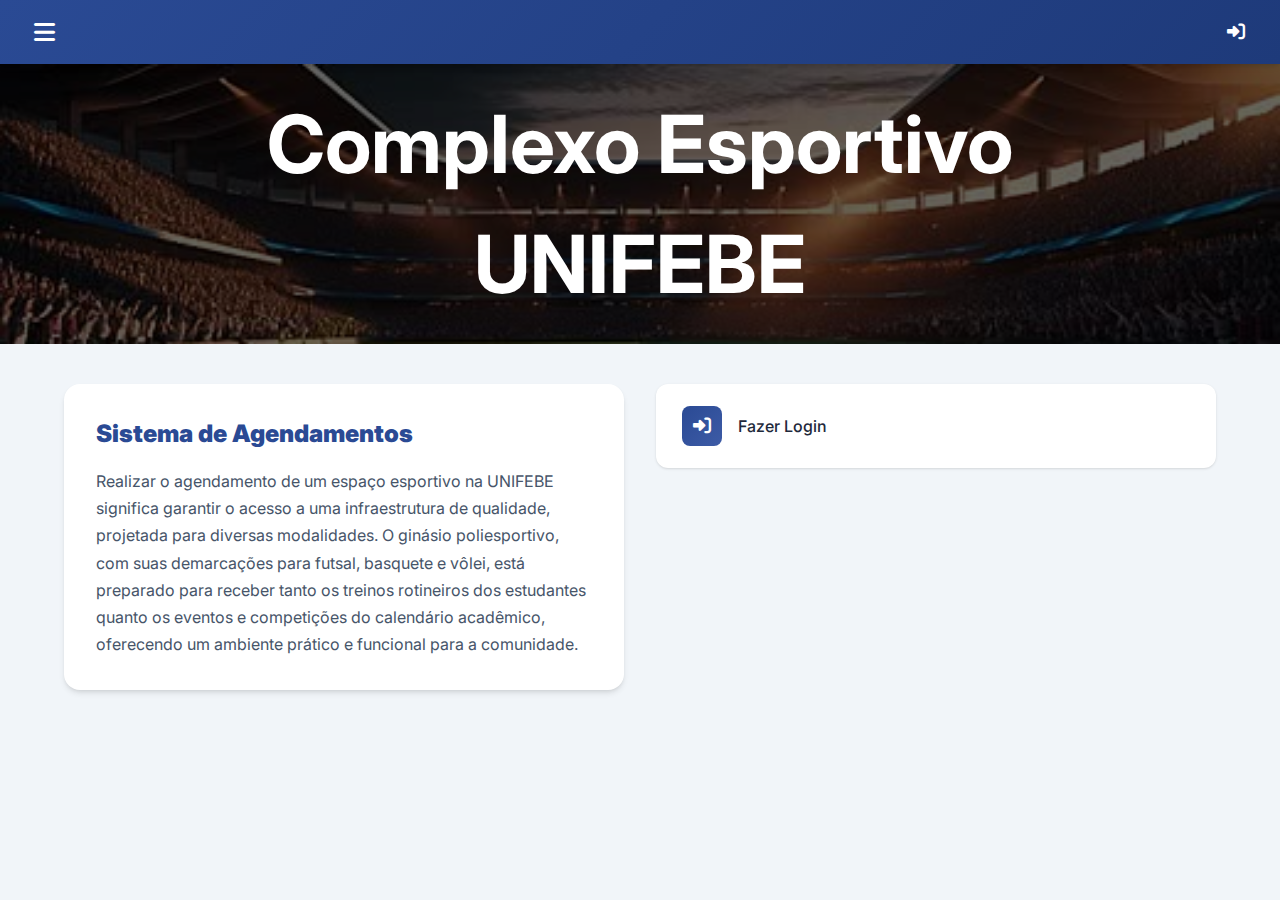
<file: UNIFEBE-Complexo-Esportivo/UNIFEBE-Complexo-Esportivo-Frontend/index.html>
<!DOCTYPE html>
<html lang="pt-br">
<head>
    <meta charset="UTF-8">
    <meta name="viewport" content="width=device-width, initial-scale=1.0">
    <title>Sistema de Gerenciamento do Complexo Esportivo da UNIFEBE</title>

    <link rel="stylesheet" href="assets/css/style.css">
    <link rel="preconnect" href="https://fonts.googleapis.com">
    <link rel="preconnect" href="https://fonts.gstatic.com" crossorigin>
    <link href="https://fonts.googleapis.com/css2?family=Inter:wght@400;500;600;700&display=swap" rel="stylesheet">
    <link rel="stylesheet" href="https://cdnjs.cloudflare.com/ajax/libs/font-awesome/6.5.0/css/all.min.css">
    <link rel="icon" type="image/png" href="assets/img/favicon_io/unifebe.png">
</head>

<body class="body-index">
    <!-- Header -->
    <header>
        <div class="menu-icon" onclick="toggleMenu()">
            <i class="fas fa-bars"></i>
        </div>
        
        <div class="header-right">
            <!-- Info do usuário - mostrado apenas quando logado -->
            <div class="user-welcome" id="userWelcome" style="display: none;">
                <span class="user-name" id="headerUserName">Usuário</span>
                <span class="user-role" id="headerUserRole">Comum</span>
            </div>
            
            <div class="header-actions">
                <!-- Botão Perfil - mostrado apenas quando logado -->
                <button class="header-btn" id="btnPerfil" onclick="abrirModalPerfil()" title="Meu Perfil" style="display: none;">
                    <i class="fas fa-user"></i>
                </button>
                
                <!-- Botão Logout - mostrado apenas quando logado -->
                <button class="header-btn btn-logout" id="btnLogout" onclick="fazerLogout()" title="Sair" style="display: none;">
                    <i class="fas fa-sign-out-alt"></i>
                </button>
                
                <!-- Botão Login - mostrado apenas quando NÃO logado -->
                <a href="login.html" class="header-btn" id="btnLoginHeader" title="Entrar">
                    <i class="fas fa-sign-in-alt"></i>
                </a>
            </div>
        </div>
    </header>

    <!-- Overlay do menu -->
    <div class="menu-overlay" id="menuOverlay" onclick="toggleMenu()"></div>

    <!-- Menu lateral -->
    <nav id="side-menu" class="side-menu">
        <div class="side-menu-header">
            <h3>Menu</h3>
            <button class="close-btn" onclick="toggleMenu()">&times;</button>
        </div>
        
        <div class="side-menu-content">
            <!-- Menu Comum (todos os usuários logados) -->
            <div id="menuComum" style="display: none;">
                <div class="menu-section-title">Navegação</div>
                <a href="index.html" class="menu-link"><i class="fas fa-home"></i> Início</a>
                <a href="agendar.html" class="menu-link"><i class="fas fa-calendar-plus"></i> Agendar Espaço</a>
                <a href="meus_agendamentos.html" class="menu-link"><i class="fas fa-calendar-check"></i> Meus Agendamentos</a>
                <a href="cancelar.html" class="menu-link"><i class="fas fa-calendar-times"></i> Cancelar Agendamento</a>
            </div>

            <!-- Menu Admin (apenas administradores) -->
            <div id="menuAdmin" style="display: none;">
                <div class="menu-section-title">Administração</div>
                
                <div class="menu-admin" onclick="toggleSubmenu(this)">
                    <div class="menu-admin-header">
                        <i class="fas fa-building icon"></i>
                        <span>Gerenciar Ambientes</span>
                        <i class="fas fa-chevron-down arrow"></i>
                    </div>
                    <div class="submenu-admin">
                        <a href="editar_ambiente.html">Adicionar/Remover Ambientes</a>
                    </div>
                </div>

                <div class="menu-admin" onclick="toggleSubmenu(this)">
                    <div class="menu-admin-header">
                        <i class="fas fa-users icon"></i>
                        <span>Gerenciar Usuários</span>
                        <i class="fas fa-chevron-down arrow"></i>
                    </div>
                    <div class="submenu-admin">
                        <a href="gerenciar_usuario.html">Adicionar/Remover Usuários</a>
                    </div>
                </div>

                <div class="menu-admin" onclick="toggleSubmenu(this)">
                    <div class="menu-admin-header">
                        <i class="fas fa-calendar-alt icon"></i>
                        <span>Gerenciar Agendamentos</span>
                        <i class="fas fa-chevron-down arrow"></i>
                    </div>
                    <div class="submenu-admin">
                        <a href="todos_agendamentos.html">Ver Todos os Agendamentos</a>
                    </div>
                </div>
            </div>
            
            <!-- Menu para não logados -->
            <div id="menuNaoLogado">
                <a href="login.html" class="menu-link"><i class="fas fa-sign-in-alt"></i> Fazer Login</a>
            </div>
        </div>
        
        <!-- Footer do menu com logout -->
        <div class="side-menu-footer" id="menuFooter" style="display: none;">
            <button class="btn-logout-menu" onclick="fazerLogout()">
                <a href="login.html"><i class="fas fa-sign-out-alt"></i></a>
            </button>
        </div>
    </nav>

    <main class="main">
        <section class="secao">
            <!-- Hero Section -->
            <div class="imagem_index" style="position: relative;">
                <img src="assets/img/index/fundo.jpg" alt="Complexo Esportivo UNIFEBE">
                <div class="apresentacao">
                    <h1>Complexo Esportivo<br>UNIFEBE</h1>
                </div>
            </div>

            <!-- Conteúdo -->
            <div class="blocos">
                <div class="bloco1">
                    <div class="titulo_bloco1">
                        <strong>Sistema de Agendamentos</strong>
                    </div>
                    <div class="conteudo_bloco1">
                        <p>Realizar o agendamento de um espaço esportivo na UNIFEBE significa garantir o acesso a uma
                            infraestrutura de qualidade, projetada para diversas modalidades. O ginásio poliesportivo, com suas
                            demarcações para futsal, basquete e vôlei, está preparado para receber tanto os treinos rotineiros
                            dos estudantes quanto os eventos e competições do calendário acadêmico, oferecendo um ambiente
                            prático e funcional para a comunidade.</p>
                    </div>
                </div>

                <!-- Cards de ação - Usuário Comum -->
                <div class="bloco2" id="cardsUsuarioComum" style="display: none;">
                    <a class="bloco3" href="agendar.html">
                        <i class="fas fa-calendar-plus"></i>
                        <span>Agendar Espaço</span>
                    </a>
                    <a class="bloco3" href="meus_agendamentos.html">
                        <i class="fas fa-calendar-check"></i>
                        <span>Meus Agendamentos</span>
                    </a>
                    <a class="bloco3" href="cancelar.html">
                        <i class="fas fa-calendar-times"></i>
                        <span>Cancelar Agendamento</span>
                    </a>
                </div>

                <!-- Cards de ação - Admin/Gestor -->
                <div class="bloco2" id="cardsAdmin" style="display: none;">
                    <a class="bloco3 admin-link" href="editar_ambiente.html">
                        <i class="fas fa-building"></i>
                        <span>Gerenciar Ambientes</span>
                    </a>
                    <a class="bloco3 admin-link" href="gerenciar_usuario.html">
                        <i class="fas fa-users"></i>
                        <span>Gerenciar Usuários</span>
                    </a>
                    <a class="bloco3 admin-link" href="todos_agendamentos.html">
                        <i class="fas fa-calendar-alt"></i>
                        <span>Gerenciar Agendamentos</span>
                    </a>
                </div>

                <!-- Cards para não logado -->
                <div class="bloco2" id="cardsNaoLogado">
                    <a class="bloco3" href="login.html">
                        <i class="fas fa-sign-in-alt"></i>
                        <span>Fazer Login</span>
                    </a>
                </div>
            </div>
        </section>
    </main>

    <!-- Modal de Perfil -->
    <div class="modal" id="modalPerfil">
        <div class="modal-content">
            <button class="modal-close" onclick="fecharModalPerfil()">&times;</button>
            <div class="profile-modal-content">
                <div class="profile-avatar">
                    <i class="fas fa-user"></i>
                </div>
                <h3 id="perfilNome">Nome do Usuário</h3>
                <div class="profile-info">
                    <div class="profile-info-item">
                        <span class="profile-info-label">Matrícula</span>
                        <span class="profile-info-value" id="perfilMatricula">-</span>
                    </div>
                    <div class="profile-info-item">
                        <span class="profile-info-label">Tipo de Usuário</span>
                        <span class="profile-info-value" id="perfilTipo">-</span>
                    </div>
                </div>
            </div>
        </div>
    </div>

    <script src="assets/js/app.js"></script>
</body>
</html>
</file>
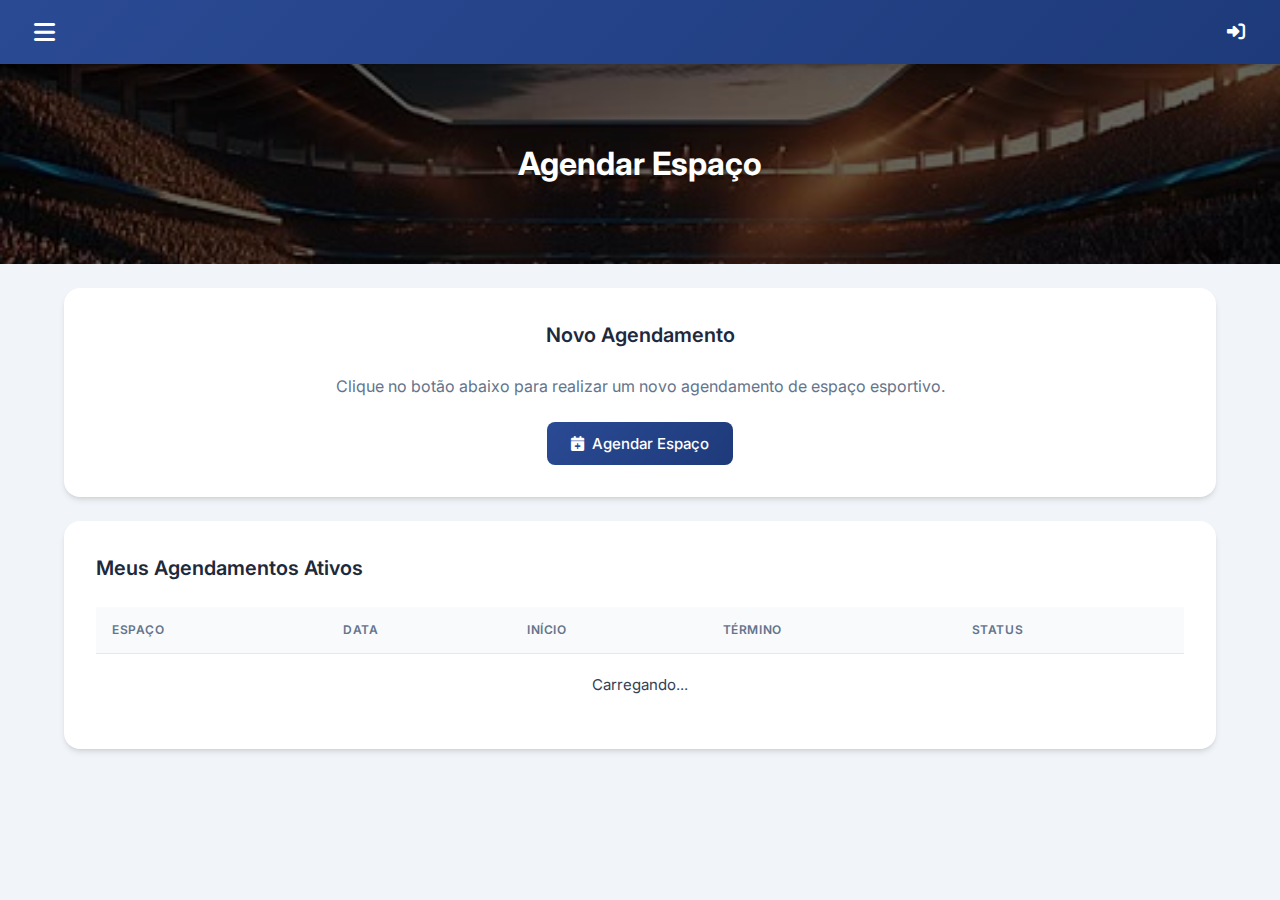
<file: UNIFEBE-Complexo-Esportivo/UNIFEBE-Complexo-Esportivo-Frontend/agendar.html>
<!DOCTYPE html>
<html lang="pt-br">
<head>
    <meta charset="UTF-8">
    <meta name="viewport" content="width=device-width, initial-scale=1.0">
    <title>Agendar Espaço - UNIFEBE</title>

    <link rel="stylesheet" href="assets/css/style.css">
    <link rel="preconnect" href="https://fonts.googleapis.com">
    <link rel="preconnect" href="https://fonts.gstatic.com" crossorigin>
    <link href="https://fonts.googleapis.com/css2?family=Inter:wght@400;500;600;700&display=swap" rel="stylesheet">
    <link rel="stylesheet" href="https://cdnjs.cloudflare.com/ajax/libs/font-awesome/6.5.0/css/all.min.css">
    <link rel="icon" type="image/png" href="assets/img/favicon_io/unifebe.png">
</head>

<body>
    <!-- Header -->
    <header>
        <div class="menu-icon" onclick="toggleMenu()">
            <i class="fas fa-bars"></i>
        </div>
        
        <div class="header-right">
            <div class="user-welcome" id="userWelcome" style="display: none;">
                <span class="user-name" id="headerUserName">Usuário</span>
                <span class="user-role" id="headerUserRole">Comum</span>
            </div>
            
            <div class="header-actions">
                <button class="header-btn" id="btnPerfil" onclick="abrirModalPerfil()" title="Meu Perfil" style="display: none;">
                    <i class="fas fa-user"></i>
                </button>
                <button class="header-btn btn-logout" id="btnLogout" onclick="fazerLogout()" title="Sair" style="display: none;">
                    <i class="fas fa-sign-out-alt"></i>
                </button>
                <a href="login.html" class="header-btn" id="btnLoginHeader" title="Entrar">
                    <i class="fas fa-sign-in-alt"></i>
                </a>
            </div>
        </div>
    </header>

    <!-- Overlay do menu -->
    <div class="menu-overlay" id="menuOverlay" onclick="toggleMenu()"></div>

    <!-- Menu lateral -->
    <nav id="side-menu" class="side-menu">
        <div class="side-menu-header">
            <h3>Menu</h3>
            <button class="close-btn" onclick="toggleMenu()">&times;</button>
        </div>
        
        <div class="side-menu-content">
            <div id="menuComum" style="display: none;">
                <div class="menu-section-title">Navegação</div>
                <a href="index.html" class="menu-link"><i class="fas fa-home"></i> Início</a>
                <a href="agendar.html" class="menu-link"><i class="fas fa-calendar-plus"></i> Agendar Espaço</a>
                <a href="meus_agendamentos.html" class="menu-link"><i class="fas fa-calendar-check"></i> Meus Agendamentos</a>
                <a href="cancelar.html" class="menu-link"><i class="fas fa-calendar-times"></i> Cancelar Agendamento</a>
            </div>

            <div id="menuAdmin" style="display: none;">
                <div class="menu-section-title">Administração</div>
                
                <div class="menu-admin" onclick="toggleSubmenu(this)">
                    <div class="menu-admin-header">
                        <i class="fas fa-building icon"></i>
                        <span>Gerenciar Ambientes</span>
                        <i class="fas fa-chevron-down arrow"></i>
                    </div>
                    <div class="submenu-admin">
                        <a href="editar_ambiente.html">Adicionar/Remover Ambientes</a>
                    </div>
                </div>

                <div class="menu-admin" onclick="toggleSubmenu(this)">
                    <div class="menu-admin-header">
                        <i class="fas fa-users icon"></i>
                        <span>Gerenciar Usuários</span>
                        <i class="fas fa-chevron-down arrow"></i>
                    </div>
                    <div class="submenu-admin">
                        <a href="gerenciar_usuario.html">Adicionar/Remover Usuários</a>
                    </div>
                </div>

                <div class="menu-admin" onclick="toggleSubmenu(this)">
                    <div class="menu-admin-header">
                        <i class="fas fa-calendar-alt icon"></i>
                        <span>Gerenciar Agendamentos</span>
                        <i class="fas fa-chevron-down arrow"></i>
                    </div>
                    <div class="submenu-admin">
                        <a href="todos_agendamentos.html">Ver Todos os Agendamentos</a>
                    </div>
                </div>
            </div>
            
            <div id="menuNaoLogado">
                <a href="login.html" class="menu-link"><i class="fas fa-sign-in-alt"></i> Fazer Login</a>
            </div>
        </div>
        
        <div class="side-menu-footer" id="menuFooter" style="display: none;">
            <button class="btn-logout-menu" onclick="fazerLogout()">
                <i class="fas fa-sign-out-alt"></i>
                Sair do Sistema
            </button>
        </div>
    </nav>

    <main class="main">
        <section class="secao">
            <!-- Header da página -->
            <div class="page-header">
                <img src="assets/img/index/fundo.jpg" alt="Imagem de fundo">
                <div class="page-header-content">
                    <h1>Agendar Espaço</h1>
                </div>
            </div>

            <!-- Botão para abrir modal -->
            <div class="admin-section">
                <div class="admin-card" style="text-align: center;">
                    <h2>Novo Agendamento</h2>
                    <p style="color: var(--gray-500); margin-bottom: 24px;">Clique no botão abaixo para realizar um novo agendamento de espaço esportivo.</p>
                    <button id="abrirModalBtn" class="btn btn-primary" type="button">
                        <i class="fas fa-calendar-plus"></i>
                        Agendar Espaço
                    </button>
                </div>

                <!-- Listagem de agendamentos ativos -->
                <div class="admin-card">
                    <h2>Meus Agendamentos Ativos</h2>
                    <table>
                        <thead>
                            <tr>
                                <th>Espaço</th>
                                <th>Data</th>
                                <th>Início</th>
                                <th>Término</th>
                                <th>Status</th>
                            </tr>
                        </thead>
                        <tbody id="listaAgendamentos">
                            <tr>
                                <td colspan="5" style="text-align:center; padding: 20px;">Carregando...</td>
                            </tr>
                        </tbody>
                    </table>
                </div>
            </div>

            <!-- Modal de Agendamento -->
            <div id="modalAgendar" class="modal">
                <div class="modal-content">
                    <button class="modal-close" id="closeModal">&times;</button>
                    <h3>Novo Agendamento</h3>

                    <form id="formAgendar" novalidate>
                        <label for="tipoEvento">Espaço</label>
                        <select id="tipoEvento" required>
                            <option value="">Selecione o espaço...</option>
                        </select>

                        <label for="dataEvento">Data</label>
                        <input type="date" id="dataEvento" required>

                        <label for="horaInicio">Hora de início</label>
                        <input type="time" id="horaInicio" required>

                        <label for="horaFim">Hora de término</label>
                        <input type="time" id="horaFim" required>

                        <button type="submit" class="btn-agendar">
                            <i class="fas fa-check"></i>
                            Confirmar Agendamento
                        </button>
                    </form>
                </div>
            </div>
        </section>
    </main>

    <!-- Modal de Perfil -->
    <div class="modal" id="modalPerfil">
        <div class="modal-content">
            <button class="modal-close" onclick="fecharModalPerfil()">&times;</button>
            <div class="profile-modal-content">
                <div class="profile-avatar">
                    <i class="fas fa-user"></i>
                </div>
                <h3 id="perfilNome">Nome do Usuário</h3>
                <div class="profile-info">
                    <div class="profile-info-item">
                        <span class="profile-info-label">Matrícula</span>
                        <span class="profile-info-value" id="perfilMatricula">-</span>
                    </div>
                    <div class="profile-info-item">
                        <span class="profile-info-label">Tipo de Usuário</span>
                        <span class="profile-info-value" id="perfilTipo">-</span>
                    </div>
                </div>
            </div>
        </div>
    </div>

    <script src="assets/js/app.js"></script>
</body>
</html>
</file>
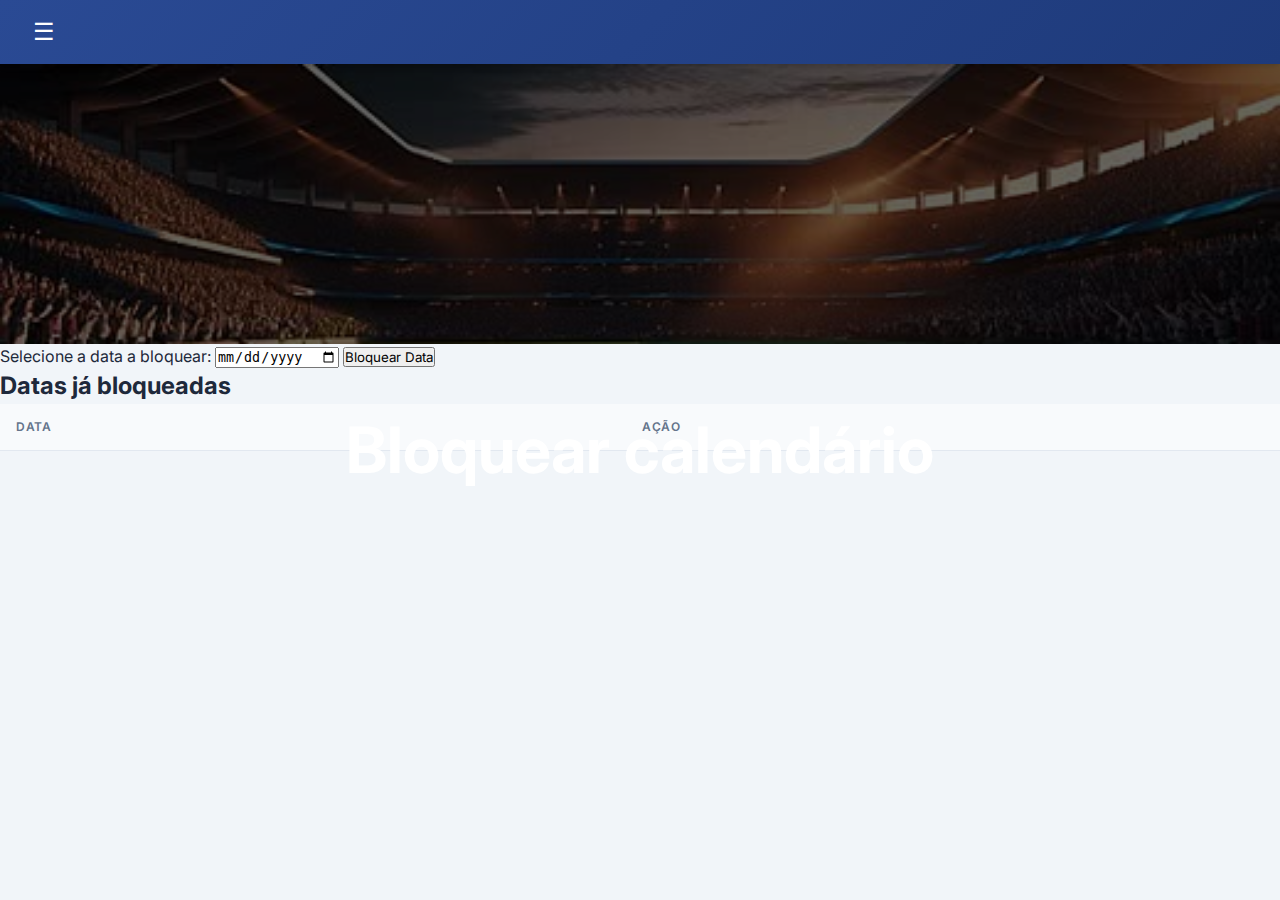
<file: UNIFEBE-Complexo-Esportivo/UNIFEBE-Complexo-Esportivo-Frontend/bloquear_data.html>
<!DOCTYPE html>
<html lang="pt-br">

<head>
    <meta charset="UTF-8">
    <meta name="viewport" content="width=device-width, initial-scale=1.0">
    <title>Sistema de Gerenciamento do Complexo Esportivo da UNIFEBE</title>

    <!--Chamada do código css-->
    <link rel="stylesheet" href="assets/css/style.css">

    <!--Fonte "Irian Sans" -->
    <link rel="preconnect" href="https://fonts.googleapis.com">
    <link rel="preconnect" href="https://fonts.gstatic.com" crossorigin>
    <link
        href="https://fonts.googleapis.com/css2?family=Inter:ital,opsz,wght@0,14..32,100..900;1,14..32,100..900&display=swap"
        rel="stylesheet">

    <!--Ícone do card do navegador-->
    <link rel="icon" type="image/png" href="assets/img/favicon_io/unifebe.png">
    <link rel="manifest" href="assets/img/favicon_io/site.webmanifest">
</head>

<body class="body-bloqueio">
    <!--Menu-->
    <header>
        <!-- menu superior -->
        <div class="menu-icon" onclick="toggleMenu()">&#9776;</div>
        <div class="login-icon">
            <a href="login.html">
                <i class="fa fa-user"></i>
            </a>
        </div>
        <link rel="stylesheet" href="https://cdnjs.cloudflare.com/ajax/libs/font-awesome/6.5.0/css/all.min.css">

        <!-- Menu lateral -->
<!-- Menu lateral -->
<nav id="side-menu" class="side-menu">
    <a href="#" class="close-btn" onclick="toggleMenu()">&times;</a>
    
    <!-- MENU COMUM (todos os usuários) -->
    <a href="index.html">Início</a>
    <a href="agendar.html">Agendar espaço</a>
    <a href="meus_agendamentos.html">Meus agendamentos</a>
    <a href="cancelar.html">Cancelar espaço</a>

    <!-- MENU ADMIN (apenas administradores) -->
    <div class="menu-admin">
        <a href="#">Gerenciar Ambientes</a>
        <div class="submenu-admin">
            <a href="editar_ambiente.html">Adicionar/Remover Ambientes</a>
        </div>
    </div>

    <div class="menu-admin">
        <a href="#">Gerenciar Agendamentos</a>
        <div class="submenu-admin">
            <a href="todos_agendamentos.html">Ver Todos os Agendamentos</a>
        </div>
    </div>

    <div class="menu-admin">
        <a href="#">Gerenciar Usuários</a>
        <div class="submenu-admin">
            <a href="gerenciar_usuario.html">Adicionar/Remover Usuários</a>
        </div>
    </div>
</nav>
    </header>

    <main class="main-bloqueio">
        <section class="secao">
            <div class="imagem_index">
                <img src="assets/img/index/fundo.jpg" alt="Imagem de fundo">
            </div>

            <div class="apresentacao_consulta">
                <h1>Bloquear calendário</h1>
            </div>

            <form id="formBloqueio" class="bloqueio">
                <label>Selecione a data a bloquear:</label>
                <input type="date" id="dataBloqueio" required>
                <button type="submit">Bloquear Data</button>
            </form>

            <h2>Datas já bloqueadas</h2>

            <table id="tabelaBloqueios">
                <thead>
                    <tr>
                        <th>Data</th>
                        <th>Ação</th>
                    </tr>
                </thead>
                <tbody></tbody>
            </table>
    </main>


<script src="assets/js/app.js"></script>

    </section>
    </main>
</body>

</html>
</file>
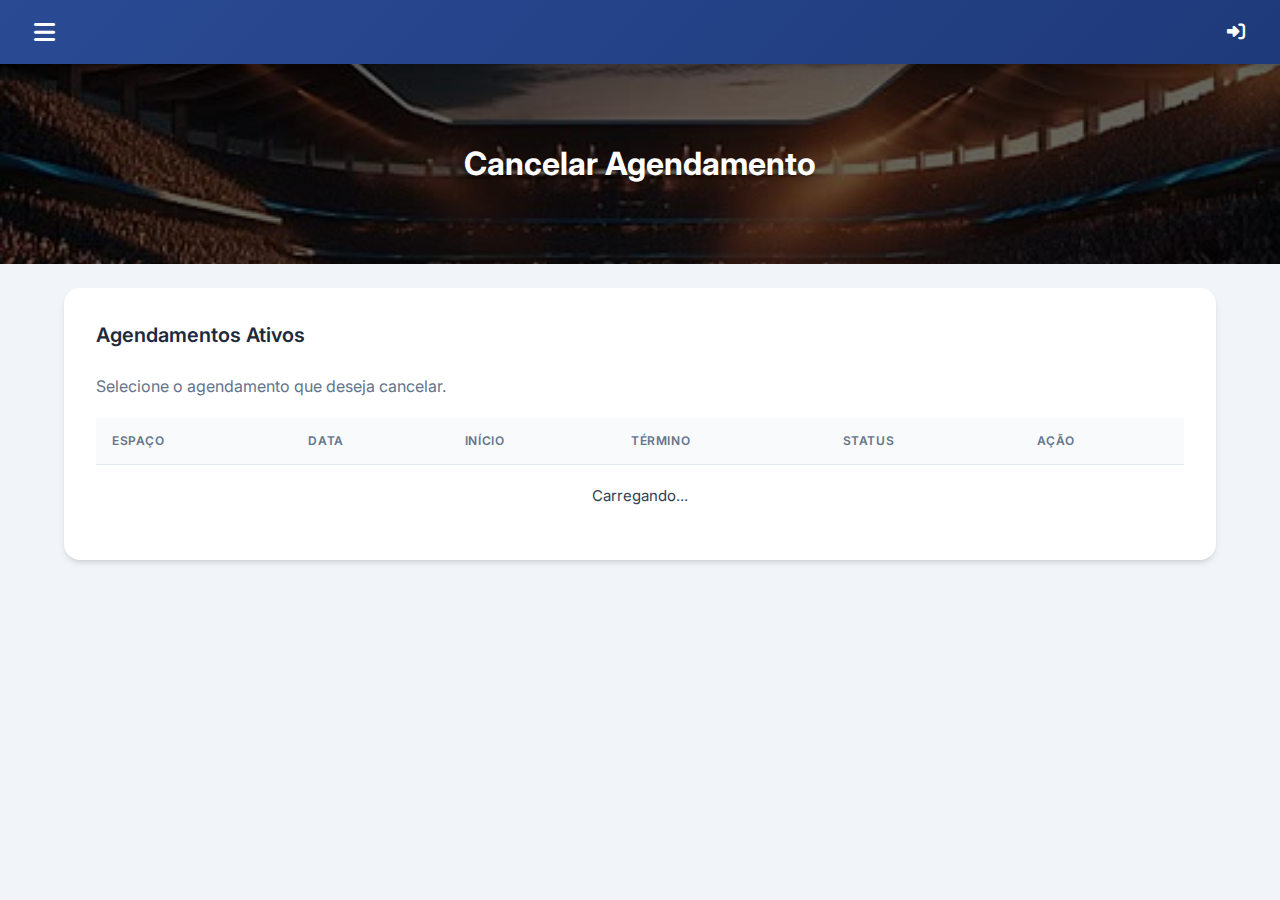
<file: UNIFEBE-Complexo-Esportivo/UNIFEBE-Complexo-Esportivo-Frontend/cancelar.html>
<!DOCTYPE html>
<html lang="pt-br">
<head>
    <meta charset="UTF-8">
    <meta name="viewport" content="width=device-width, initial-scale=1.0">
    <title>Cancelar Agendamento - UNIFEBE</title>

    <link rel="stylesheet" href="assets/css/style.css">
    <link rel="preconnect" href="https://fonts.googleapis.com">
    <link rel="preconnect" href="https://fonts.gstatic.com" crossorigin>
    <link href="https://fonts.googleapis.com/css2?family=Inter:wght@400;500;600;700&display=swap" rel="stylesheet">
    <link rel="stylesheet" href="https://cdnjs.cloudflare.com/ajax/libs/font-awesome/6.5.0/css/all.min.css">
    <link rel="icon" type="image/png" href="assets/img/favicon_io/unifebe.png">
</head>

<body>
    <!-- Header -->
    <header>
        <div class="menu-icon" onclick="toggleMenu()">
            <i class="fas fa-bars"></i>
        </div>
        
        <div class="header-right">
            <div class="user-welcome" id="userWelcome" style="display: none;">
                <span class="user-name" id="headerUserName">Usuário</span>
                <span class="user-role" id="headerUserRole">Comum</span>
            </div>
            
            <div class="header-actions">
                <button class="header-btn" id="btnPerfil" onclick="abrirModalPerfil()" title="Meu Perfil" style="display: none;">
                    <i class="fas fa-user"></i>
                </button>
                <button class="header-btn btn-logout" id="btnLogout" onclick="fazerLogout()" title="Sair" style="display: none;">
                    <i class="fas fa-sign-out-alt"></i>
                </button>
                <a href="login.html" class="header-btn" id="btnLoginHeader" title="Entrar">
                    <i class="fas fa-sign-in-alt"></i>
                </a>
            </div>
        </div>
    </header>

    <!-- Overlay do menu -->
    <div class="menu-overlay" id="menuOverlay" onclick="toggleMenu()"></div>

    <!-- Menu lateral -->
    <nav id="side-menu" class="side-menu">
        <div class="side-menu-header">
            <h3>Menu</h3>
            <button class="close-btn" onclick="toggleMenu()">&times;</button>
        </div>
        
        <div class="side-menu-content">
            <div id="menuComum" style="display: none;">
                <div class="menu-section-title">Navegação</div>
                <a href="index.html" class="menu-link"><i class="fas fa-home"></i> Início</a>
                <a href="agendar.html" class="menu-link"><i class="fas fa-calendar-plus"></i> Agendar Espaço</a>
                <a href="meus_agendamentos.html" class="menu-link"><i class="fas fa-calendar-check"></i> Meus Agendamentos</a>
                <a href="cancelar.html" class="menu-link"><i class="fas fa-calendar-times"></i> Cancelar Agendamento</a>
            </div>

            <div id="menuAdmin" style="display: none;">
                <div class="menu-section-title">Administração</div>
                
                <div class="menu-admin" onclick="toggleSubmenu(this)">
                    <div class="menu-admin-header">
                        <i class="fas fa-building icon"></i>
                        <span>Gerenciar Ambientes</span>
                        <i class="fas fa-chevron-down arrow"></i>
                    </div>
                    <div class="submenu-admin">
                        <a href="editar_ambiente.html">Adicionar/Remover Ambientes</a>
                    </div>
                </div>

                <div class="menu-admin" onclick="toggleSubmenu(this)">
                    <div class="menu-admin-header">
                        <i class="fas fa-users icon"></i>
                        <span>Gerenciar Usuários</span>
                        <i class="fas fa-chevron-down arrow"></i>
                    </div>
                    <div class="submenu-admin">
                        <a href="gerenciar_usuario.html">Adicionar/Remover Usuários</a>
                    </div>
                </div>

                <div class="menu-admin" onclick="toggleSubmenu(this)">
                    <div class="menu-admin-header">
                        <i class="fas fa-calendar-alt icon"></i>
                        <span>Gerenciar Agendamentos</span>
                        <i class="fas fa-chevron-down arrow"></i>
                    </div>
                    <div class="submenu-admin">
                        <a href="todos_agendamentos.html">Ver Todos os Agendamentos</a>
                    </div>
                </div>
            </div>
            
            <div id="menuNaoLogado">
                <a href="login.html" class="menu-link"><i class="fas fa-sign-in-alt"></i> Fazer Login</a>
            </div>
        </div>
        
        <div class="side-menu-footer" id="menuFooter" style="display: none;">
            <button class="btn-logout-menu" onclick="fazerLogout()">
                <i class="fas fa-sign-out-alt"></i>
                Sair do Sistema
            </button>
        </div>
    </nav>

    <main class="main">
        <section class="secao">
            <div class="page-header">
                <img src="assets/img/index/fundo.jpg" alt="Imagem de fundo">
                <div class="page-header-content">
                    <h1>Cancelar Agendamento</h1>
                </div>
            </div>

            <div class="admin-section">
                <div class="admin-card">
                    <h2>Agendamentos Ativos</h2>
                    <p style="color: var(--gray-500); margin-bottom: 20px;">Selecione o agendamento que deseja cancelar.</p>
                    
                    <table id="tabelaCancelar">
                        <thead>
                            <tr>
                                <th>Espaço</th>
                                <th>Data</th>
                                <th>Início</th>
                                <th>Término</th>
                                <th>Status</th>
                                <th>Ação</th>
                            </tr>
                        </thead>
                        <tbody>
                            <tr>
                                <td colspan="6" style="text-align:center; padding: 20px;">Carregando...</td>
                            </tr>
                        </tbody>
                    </table>
                </div>
            </div>
        </section>
    </main>

    <!-- Modal de Perfil -->
    <div class="modal" id="modalPerfil">
        <div class="modal-content">
            <button class="modal-close" onclick="fecharModalPerfil()">&times;</button>
            <div class="profile-modal-content">
                <div class="profile-avatar">
                    <i class="fas fa-user"></i>
                </div>
                <h3 id="perfilNome">Nome do Usuário</h3>
                <div class="profile-info">
                    <div class="profile-info-item">
                        <span class="profile-info-label">Matrícula</span>
                        <span class="profile-info-value" id="perfilMatricula">-</span>
                    </div>
                    <div class="profile-info-item">
                        <span class="profile-info-label">Tipo de Usuário</span>
                        <span class="profile-info-value" id="perfilTipo">-</span>
                    </div>
                </div>
            </div>
        </div>
    </div>

    <script src="assets/js/app.js"></script>
</body>
</html>
</file>
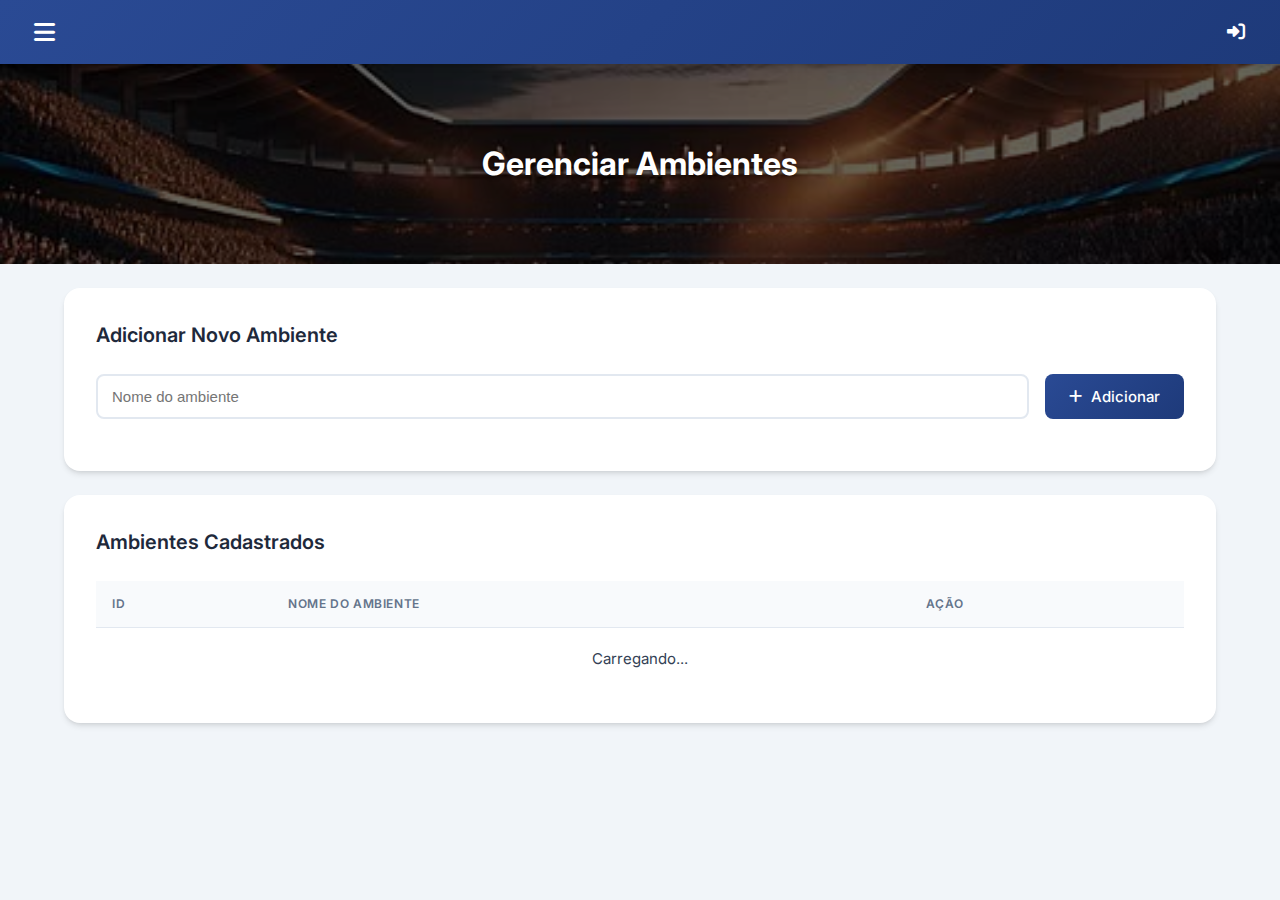
<file: UNIFEBE-Complexo-Esportivo/UNIFEBE-Complexo-Esportivo-Frontend/editar_ambiente.html>
<!DOCTYPE html>
<html lang="pt-br">
<head>
    <meta charset="UTF-8">
    <meta name="viewport" content="width=device-width, initial-scale=1.0">
    <title>Gerenciar Ambientes - UNIFEBE</title>

    <link rel="stylesheet" href="assets/css/style.css">
    <link rel="preconnect" href="https://fonts.googleapis.com">
    <link rel="preconnect" href="https://fonts.gstatic.com" crossorigin>
    <link href="https://fonts.googleapis.com/css2?family=Inter:wght@400;500;600;700&display=swap" rel="stylesheet">
    <link rel="stylesheet" href="https://cdnjs.cloudflare.com/ajax/libs/font-awesome/6.5.0/css/all.min.css">
    <link rel="icon" type="image/png" href="assets/img/favicon_io/unifebe.png">
</head>

<body>
    <!-- Header -->
    <header>
        <div class="menu-icon" onclick="toggleMenu()">
            <i class="fas fa-bars"></i>
        </div>
        
        <div class="header-right">
            <div class="user-welcome" id="userWelcome" style="display: none;">
                <span class="user-name" id="headerUserName">Usuário</span>
                <span class="user-role" id="headerUserRole">Comum</span>
            </div>
            
            <div class="header-actions">
                <button class="header-btn" id="btnPerfil" onclick="abrirModalPerfil()" title="Meu Perfil" style="display: none;">
                    <i class="fas fa-user"></i>
                </button>
                <button class="header-btn btn-logout" id="btnLogout" onclick="fazerLogout()" title="Sair" style="display: none;">
                    <i class="fas fa-sign-out-alt"></i>
                </button>
                <a href="login.html" class="header-btn" id="btnLoginHeader" title="Entrar">
                    <i class="fas fa-sign-in-alt"></i>
                </a>
            </div>
        </div>
    </header>

    <!-- Overlay do menu -->
    <div class="menu-overlay" id="menuOverlay" onclick="toggleMenu()"></div>

    <!-- Menu lateral -->
    <nav id="side-menu" class="side-menu">
        <div class="side-menu-header">
            <h3>Menu</h3>
            <button class="close-btn" onclick="toggleMenu()">&times;</button>
        </div>
        
        <div class="side-menu-content">
            <div id="menuComum" style="display: none;">
                <div class="menu-section-title">Navegação</div>
                <a href="index.html" class="menu-link"><i class="fas fa-home"></i> Início</a>
                <a href="agendar.html" class="menu-link"><i class="fas fa-calendar-plus"></i> Agendar Espaço</a>
                <a href="meus_agendamentos.html" class="menu-link"><i class="fas fa-calendar-check"></i> Meus Agendamentos</a>
                <a href="cancelar.html" class="menu-link"><i class="fas fa-calendar-times"></i> Cancelar Agendamento</a>
            </div>

            <div id="menuAdmin" style="display: none;">
                <div class="menu-section-title">Administração</div>
                
                <div class="menu-admin" onclick="toggleSubmenu(this)">
                    <div class="menu-admin-header">
                        <i class="fas fa-building icon"></i>
                        <span>Gerenciar Ambientes</span>
                        <i class="fas fa-chevron-down arrow"></i>
                    </div>
                    <div class="submenu-admin">
                        <a href="editar_ambiente.html">Adicionar/Remover Ambientes</a>
                    </div>
                </div>

                <div class="menu-admin" onclick="toggleSubmenu(this)">
                    <div class="menu-admin-header">
                        <i class="fas fa-users icon"></i>
                        <span>Gerenciar Usuários</span>
                        <i class="fas fa-chevron-down arrow"></i>
                    </div>
                    <div class="submenu-admin">
                        <a href="gerenciar_usuario.html">Adicionar/Remover Usuários</a>
                    </div>
                </div>

                <div class="menu-admin" onclick="toggleSubmenu(this)">
                    <div class="menu-admin-header">
                        <i class="fas fa-calendar-alt icon"></i>
                        <span>Gerenciar Agendamentos</span>
                        <i class="fas fa-chevron-down arrow"></i>
                    </div>
                    <div class="submenu-admin">
                        <a href="todos_agendamentos.html">Ver Todos os Agendamentos</a>
                    </div>
                </div>
            </div>
            
            <div id="menuNaoLogado">
                <a href="login.html" class="menu-link"><i class="fas fa-sign-in-alt"></i> Fazer Login</a>
            </div>
        </div>
        
        <div class="side-menu-footer" id="menuFooter" style="display: none;">
            <button class="btn-logout-menu" onclick="fazerLogout()">
                <i class="fas fa-sign-out-alt"></i>
                Sair do Sistema
            </button>
        </div>
    </nav>

    <main class="main">
        <section class="secao">
            <div class="page-header">
                <img src="assets/img/index/fundo.jpg" alt="Imagem de fundo">
                <div class="page-header-content">
                    <h1>Gerenciar Ambientes</h1>
                </div>
            </div>

            <div class="admin-section">
                <!-- Adicionar ambiente -->
                <div class="admin-card">
                    <h2>Adicionar Novo Ambiente</h2>
                    <div class="add-form-grid" style="grid-template-columns: 1fr auto;">
                        <input type="text" id="novoAmbiente" placeholder="Nome do ambiente">
                        <button id="btnAdicionarAmbiente" class="btn btn-primary">
                            <i class="fas fa-plus"></i>
                            Adicionar
                        </button>
                    </div>
                </div>

                <!-- Lista de ambientes -->
                <div class="admin-card">
                    <h2>Ambientes Cadastrados</h2>
                    <table>
                        <thead>
                            <tr>
                                <th>ID</th>
                                <th>Nome do Ambiente</th>
                                <th>Ação</th>
                            </tr>
                        </thead>
                        <tbody id="listaAmbientes">
                            <tr>
                                <td colspan="3" style="text-align:center; padding: 20px;">Carregando...</td>
                            </tr>
                        </tbody>
                    </table>
                </div>
            </div>
        </section>
    </main>

    <!-- Modal de Perfil -->
    <div class="modal" id="modalPerfil">
        <div class="modal-content">
            <button class="modal-close" onclick="fecharModalPerfil()">&times;</button>
            <div class="profile-modal-content">
                <div class="profile-avatar">
                    <i class="fas fa-user"></i>
                </div>
                <h3 id="perfilNome">Nome do Usuário</h3>
                <div class="profile-info">
                    <div class="profile-info-item">
                        <span class="profile-info-label">Matrícula</span>
                        <span class="profile-info-value" id="perfilMatricula">-</span>
                    </div>
                    <div class="profile-info-item">
                        <span class="profile-info-label">Tipo de Usuário</span>
                        <span class="profile-info-value" id="perfilTipo">-</span>
                    </div>
                </div>
            </div>
        </div>
    </div>

    <script src="assets/js/app.js"></script>
</body>
</html>
</file>
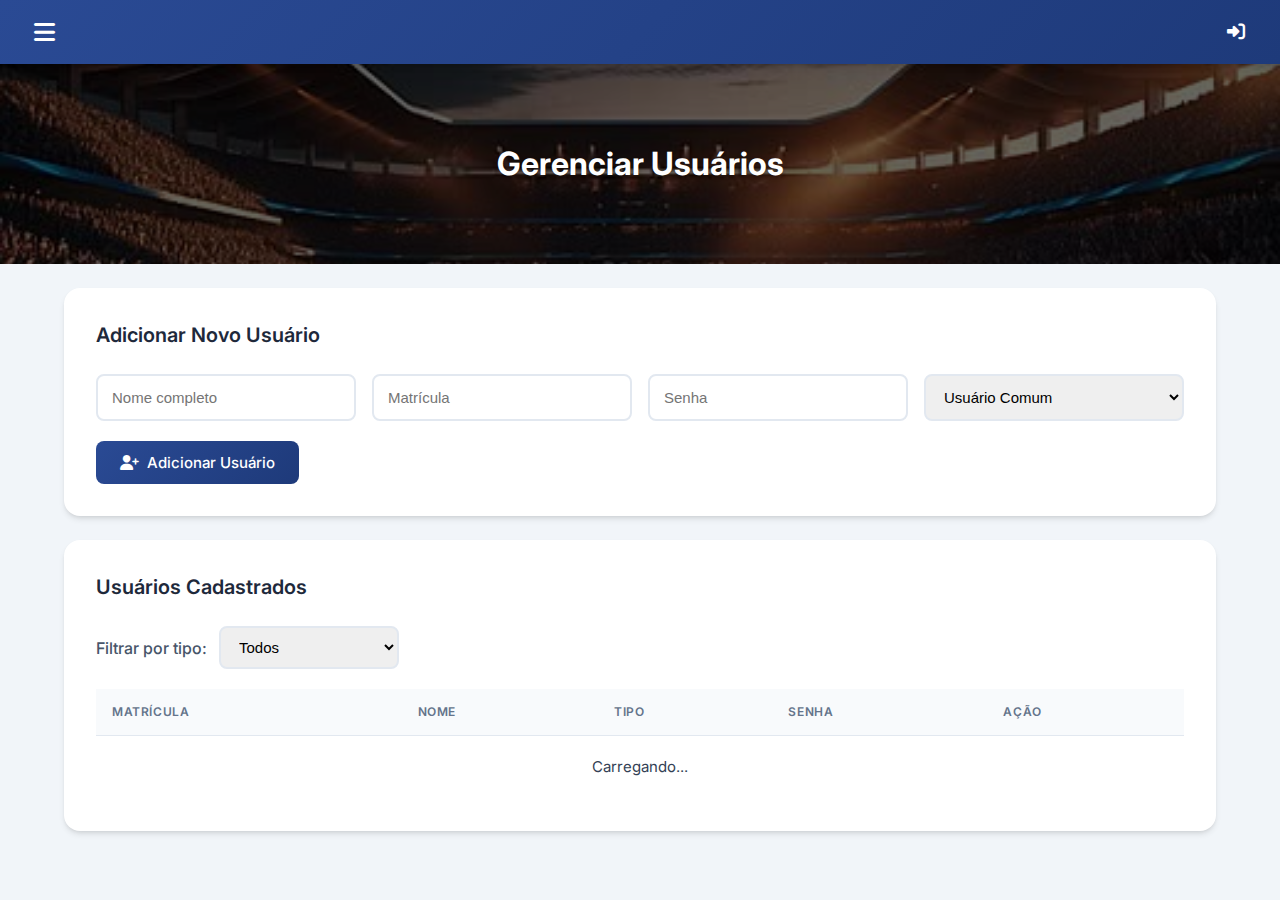
<file: UNIFEBE-Complexo-Esportivo/UNIFEBE-Complexo-Esportivo-Frontend/gerenciar_usuario.html>
<!DOCTYPE html>
<html lang="pt-br">
<head>
    <meta charset="UTF-8">
    <meta name="viewport" content="width=device-width, initial-scale=1.0">
    <title>Gerenciar Usuários - UNIFEBE</title>

    <link rel="stylesheet" href="assets/css/style.css">
    <link rel="preconnect" href="https://fonts.googleapis.com">
    <link rel="preconnect" href="https://fonts.gstatic.com" crossorigin>
    <link href="https://fonts.googleapis.com/css2?family=Inter:wght@400;500;600;700&display=swap" rel="stylesheet">
    <link rel="stylesheet" href="https://cdnjs.cloudflare.com/ajax/libs/font-awesome/6.5.0/css/all.min.css">
    <link rel="icon" type="image/png" href="assets/img/favicon_io/unifebe.png">
</head>

<body>
    <!-- Header -->
    <header>
        <div class="menu-icon" onclick="toggleMenu()">
            <i class="fas fa-bars"></i>
        </div>
        
        <div class="header-right">
            <div class="user-welcome" id="userWelcome" style="display: none;">
                <span class="user-name" id="headerUserName">Usuário</span>
                <span class="user-role" id="headerUserRole">Comum</span>
            </div>
            
            <div class="header-actions">
                <button class="header-btn" id="btnPerfil" onclick="abrirModalPerfil()" title="Meu Perfil" style="display: none;">
                    <i class="fas fa-user"></i>
                </button>
                <button class="header-btn btn-logout" id="btnLogout" onclick="fazerLogout()" title="Sair" style="display: none;">
                    <i class="fas fa-sign-out-alt"></i>
                </button>
                <a href="login.html" class="header-btn" id="btnLoginHeader" title="Entrar">
                    <i class="fas fa-sign-in-alt"></i>
                </a>
            </div>
        </div>
    </header>

    <!-- Overlay do menu -->
    <div class="menu-overlay" id="menuOverlay" onclick="toggleMenu()"></div>

    <!-- Menu lateral -->
    <nav id="side-menu" class="side-menu">
        <div class="side-menu-header">
            <h3>Menu</h3>
            <button class="close-btn" onclick="toggleMenu()">&times;</button>
        </div>
        
        <div class="side-menu-content">
            <div id="menuComum" style="display: none;">
                <div class="menu-section-title">Navegação</div>
                <a href="index.html" class="menu-link"><i class="fas fa-home"></i> Início</a>
                <a href="agendar.html" class="menu-link"><i class="fas fa-calendar-plus"></i> Agendar Espaço</a>
                <a href="meus_agendamentos.html" class="menu-link"><i class="fas fa-calendar-check"></i> Meus Agendamentos</a>
                <a href="cancelar.html" class="menu-link"><i class="fas fa-calendar-times"></i> Cancelar Agendamento</a>
            </div>

            <div id="menuAdmin" style="display: none;">
                <div class="menu-section-title">Administração</div>
                
                <div class="menu-admin" onclick="toggleSubmenu(this)">
                    <div class="menu-admin-header">
                        <i class="fas fa-building icon"></i>
                        <span>Gerenciar Ambientes</span>
                        <i class="fas fa-chevron-down arrow"></i>
                    </div>
                    <div class="submenu-admin">
                        <a href="editar_ambiente.html">Adicionar/Remover Ambientes</a>
                    </div>
                </div>

                <div class="menu-admin" onclick="toggleSubmenu(this)">
                    <div class="menu-admin-header">
                        <i class="fas fa-users icon"></i>
                        <span>Gerenciar Usuários</span>
                        <i class="fas fa-chevron-down arrow"></i>
                    </div>
                    <div class="submenu-admin">
                        <a href="gerenciar_usuario.html">Adicionar/Remover Usuários</a>
                    </div>
                </div>

                <div class="menu-admin" onclick="toggleSubmenu(this)">
                    <div class="menu-admin-header">
                        <i class="fas fa-calendar-alt icon"></i>
                        <span>Gerenciar Agendamentos</span>
                        <i class="fas fa-chevron-down arrow"></i>
                    </div>
                    <div class="submenu-admin">
                        <a href="todos_agendamentos.html">Ver Todos os Agendamentos</a>
                    </div>
                </div>
            </div>
            
            <div id="menuNaoLogado">
                <a href="login.html" class="menu-link"><i class="fas fa-sign-in-alt"></i> Fazer Login</a>
            </div>
        </div>
        
        <div class="side-menu-footer" id="menuFooter" style="display: none;">
            <button class="btn-logout-menu" onclick="fazerLogout()">
                <i class="fas fa-sign-out-alt"></i>
                Sair do Sistema
            </button>
        </div>
    </nav>

    <main class="main">
        <section class="secao">
            <div class="page-header">
                <img src="assets/img/index/fundo.jpg" alt="Imagem de fundo">
                <div class="page-header-content">
                    <h1>Gerenciar Usuários</h1>
                </div>
            </div>

            <div class="admin-section">
                <!-- Adicionar usuário -->
                <div class="admin-card">
                    <h2>Adicionar Novo Usuário</h2>
                    <div class="add-form-grid">
                        <input type="text" id="novoNome" placeholder="Nome completo">
                        <input type="number" id="novaMatricula" placeholder="Matrícula">
                        <input type="password" id="novaSenha" placeholder="Senha">
                        <select id="novoTipo">
                            <option value="C">Usuário Comum</option>
                            <option value="A">Administrador</option>
                        </select>
                    </div>
                    <button id="btnAdicionarUsuario" class="btn btn-primary">
                        <i class="fas fa-user-plus"></i>
                        Adicionar Usuário
                    </button>
                </div>

                <!-- Lista de usuários -->
                <div class="admin-card">
                    <h2>Usuários Cadastrados</h2>
                    
                    <div class="filter-row">
                        <label for="filtroTipo">Filtrar por tipo:</label>
                        <select id="filtroTipo">
                            <option value="todos">Todos</option>
                            <option value="A">Administradores</option>
                            <option value="C">Usuários Comuns</option>
                        </select>
                    </div>

                    <table>
                        <thead>
                            <tr>
                                <th>Matrícula</th>
                                <th>Nome</th>
                                <th>Tipo</th>
                                <th>Senha</th>
                                <th>Ação</th>
                            </tr>
                        </thead>
                        <tbody id="listaUsuarios">
                            <tr>
                                <td colspan="5" style="text-align:center; padding: 20px;">Carregando...</td>
                            </tr>
                        </tbody>
                    </table>
                </div>
            </div>
        </section>
    </main>

    <!-- Modal de Perfil -->
    <div class="modal" id="modalPerfil">
        <div class="modal-content">
            <button class="modal-close" onclick="fecharModalPerfil()">&times;</button>
            <div class="profile-modal-content">
                <div class="profile-avatar">
                    <i class="fas fa-user"></i>
                </div>
                <h3 id="perfilNome">Nome do Usuário</h3>
                <div class="profile-info">
                    <div class="profile-info-item">
                        <span class="profile-info-label">Matrícula</span>
                        <span class="profile-info-value" id="perfilMatricula">-</span>
                    </div>
                    <div class="profile-info-item">
                        <span class="profile-info-label">Tipo de Usuário</span>
                        <span class="profile-info-value" id="perfilTipo">-</span>
                    </div>
                </div>
            </div>
        </div>
    </div>

    <script src="assets/js/app.js"></script>
</body>
</html>
</file>
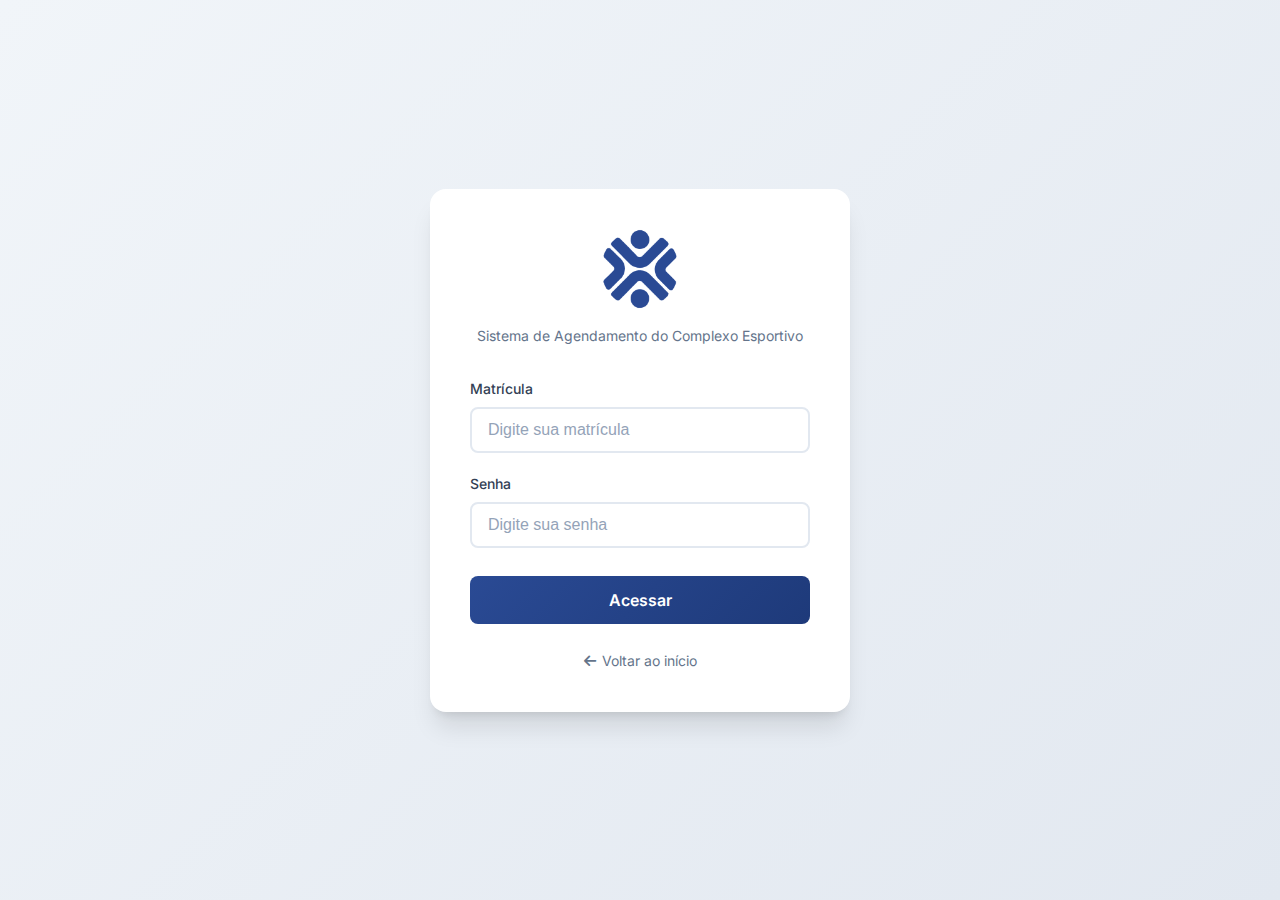
<file: UNIFEBE-Complexo-Esportivo/UNIFEBE-Complexo-Esportivo-Frontend/login.html>
<!DOCTYPE html>
<html lang="pt-br">
<head>
    <meta charset="UTF-8">
    <meta name="viewport" content="width=device-width, initial-scale=1.0">
    <title>Login - UNIFEBE Complexo Esportivo</title>

    <link rel="stylesheet" href="assets/css/style.css">
    <link rel="preconnect" href="https://fonts.googleapis.com">
    <link rel="preconnect" href="https://fonts.gstatic.com" crossorigin>
    <link href="https://fonts.googleapis.com/css2?family=Inter:wght@400;500;600;700&display=swap" rel="stylesheet">
    <link rel="stylesheet" href="https://cdnjs.cloudflare.com/ajax/libs/font-awesome/6.5.0/css/all.min.css">
    <link rel="icon" type="image/png" href="assets/img/favicon_io/unifebe.png">
</head>

<body class="body-login">
    <main class="login-container">
        <div class="login-card">
            <div class="login-header">
                <div class="login-logo">
                    <img src="assets/img/unifebe-Photoroom.png" alt="">
                </div>
                <p>Sistema de Agendamento do Complexo Esportivo</p>
            </div>
            
            <form id="form-login">
                <div class="form-group">
                    <label for="matricula">Matrícula</label>
                    <input type="text" id="matricula" placeholder="Digite sua matrícula" required>
                </div>
                
                <div class="form-group">
                    <label for="senha">Senha</label>
                    <input type="password" id="senha" placeholder="Digite sua senha" required>
                </div>
                
                <button class="btn-login" type="submit">
                   Acessar
                </button>
            </form>
            
            <div style="text-align: center; margin-top: 24px;">
                <a href="index.html" style="color: var(--gray-500); font-size: 0.875rem; display: inline-flex; align-items: center; gap: 6px;">
                    <i class="fas fa-arrow-left"></i>
                    Voltar ao início
                </a>
            </div>
        </div>
    </main>

    <script src="assets/js/app.js"></script>
</body>
</html>
</file>
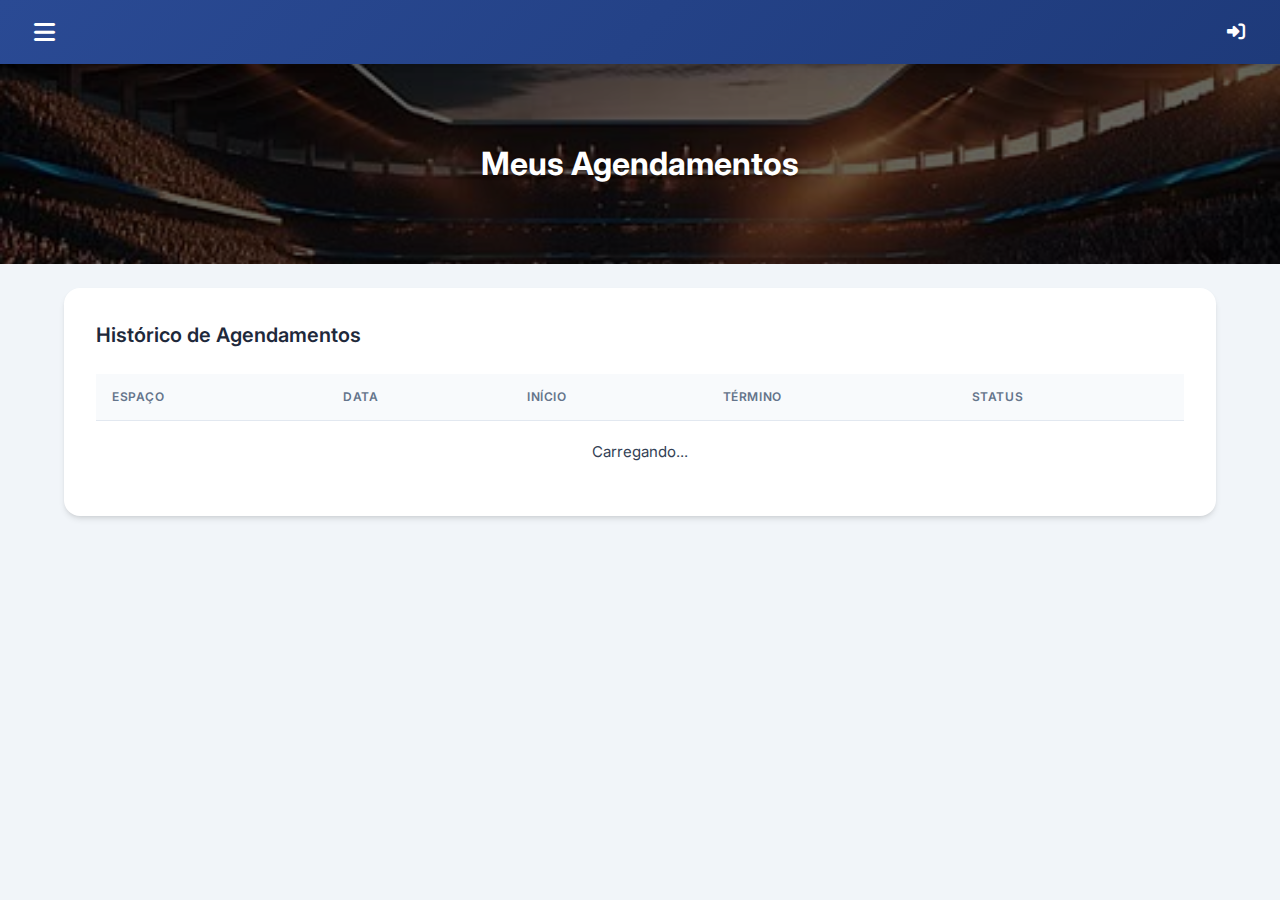
<file: UNIFEBE-Complexo-Esportivo/UNIFEBE-Complexo-Esportivo-Frontend/meus_agendamentos.html>
<!DOCTYPE html>
<html lang="pt-br">
<head>
    <meta charset="UTF-8">
    <meta name="viewport" content="width=device-width, initial-scale=1.0">
    <title>Meus Agendamentos - UNIFEBE</title>

    <link rel="stylesheet" href="assets/css/style.css">
    <link rel="preconnect" href="https://fonts.googleapis.com">
    <link rel="preconnect" href="https://fonts.gstatic.com" crossorigin>
    <link href="https://fonts.googleapis.com/css2?family=Inter:wght@400;500;600;700&display=swap" rel="stylesheet">
    <link rel="stylesheet" href="https://cdnjs.cloudflare.com/ajax/libs/font-awesome/6.5.0/css/all.min.css">
    <link rel="icon" type="image/png" href="assets/img/favicon_io/unifebe.png">
</head>

<body>
    <!-- Header -->
    <header>
        <div class="menu-icon" onclick="toggleMenu()">
            <i class="fas fa-bars"></i>
        </div>
        
        <div class="header-right">
            <div class="user-welcome" id="userWelcome" style="display: none;">
                <span class="user-name" id="headerUserName">Usuário</span>
                <span class="user-role" id="headerUserRole">Comum</span>
            </div>
            
            <div class="header-actions">
                <button class="header-btn" id="btnPerfil" onclick="abrirModalPerfil()" title="Meu Perfil" style="display: none;">
                    <i class="fas fa-user"></i>
                </button>
                <button class="header-btn btn-logout" id="btnLogout" onclick="fazerLogout()" title="Sair" style="display: none;">
                    <i class="fas fa-sign-out-alt"></i>
                </button>
                <a href="login.html" class="header-btn" id="btnLoginHeader" title="Entrar">
                    <i class="fas fa-sign-in-alt"></i>
                </a>
            </div>
        </div>
    </header>

    <!-- Overlay do menu -->
    <div class="menu-overlay" id="menuOverlay" onclick="toggleMenu()"></div>

    <!-- Menu lateral -->
    <nav id="side-menu" class="side-menu">
        <div class="side-menu-header">
            <h3>Menu</h3>
            <button class="close-btn" onclick="toggleMenu()">&times;</button>
        </div>
        
        <div class="side-menu-content">
            <div id="menuComum" style="display: none;">
                <div class="menu-section-title">Navegação</div>
                <a href="index.html" class="menu-link"><i class="fas fa-home"></i> Início</a>
                <a href="agendar.html" class="menu-link"><i class="fas fa-calendar-plus"></i> Agendar Espaço</a>
                <a href="meus_agendamentos.html" class="menu-link"><i class="fas fa-calendar-check"></i> Meus Agendamentos</a>
                <a href="cancelar.html" class="menu-link"><i class="fas fa-calendar-times"></i> Cancelar Agendamento</a>
            </div>

            <div id="menuAdmin" style="display: none;">
                <div class="menu-section-title">Administração</div>
                
                <div class="menu-admin" onclick="toggleSubmenu(this)">
                    <div class="menu-admin-header">
                        <i class="fas fa-building icon"></i>
                        <span>Gerenciar Ambientes</span>
                        <i class="fas fa-chevron-down arrow"></i>
                    </div>
                    <div class="submenu-admin">
                        <a href="editar_ambiente.html">Adicionar/Remover Ambientes</a>
                    </div>
                </div>

                <div class="menu-admin" onclick="toggleSubmenu(this)">
                    <div class="menu-admin-header">
                        <i class="fas fa-users icon"></i>
                        <span>Gerenciar Usuários</span>
                        <i class="fas fa-chevron-down arrow"></i>
                    </div>
                    <div class="submenu-admin">
                        <a href="gerenciar_usuario.html">Adicionar/Remover Usuários</a>
                    </div>
                </div>

                <div class="menu-admin" onclick="toggleSubmenu(this)">
                    <div class="menu-admin-header">
                        <i class="fas fa-calendar-alt icon"></i>
                        <span>Gerenciar Agendamentos</span>
                        <i class="fas fa-chevron-down arrow"></i>
                    </div>
                    <div class="submenu-admin">
                        <a href="todos_agendamentos.html">Ver Todos os Agendamentos</a>
                    </div>
                </div>
            </div>
            
            <div id="menuNaoLogado">
                <a href="login.html" class="menu-link"><i class="fas fa-sign-in-alt"></i> Fazer Login</a>
            </div>
        </div>
        
        <div class="side-menu-footer" id="menuFooter" style="display: none;">
            <button class="btn-logout-menu" onclick="fazerLogout()">
                <i class="fas fa-sign-out-alt"></i>
                Sair do Sistema
            </button>
        </div>
    </nav>

    <main class="main">
        <section class="secao">
            <div class="page-header">
                <img src="assets/img/index/fundo.jpg" alt="Imagem de fundo">
                <div class="page-header-content">
                    <h1>Meus Agendamentos</h1>
                </div>
            </div>

            <div class="admin-section">
                <div class="admin-card">
                    <h2>Histórico de Agendamentos</h2>
                    <table id="tabelaMeusAgendamentos">
                        <thead>
                            <tr>
                                <th>Espaço</th>
                                <th>Data</th>
                                <th>Início</th>
                                <th>Término</th>
                                <th>Status</th>
                            </tr>
                        </thead>
                        <tbody>
                            <tr>
                                <td colspan="5" style="text-align:center; padding: 20px;">Carregando...</td>
                            </tr>
                        </tbody>
                    </table>
                </div>
            </div>
        </section>
    </main>

    <!-- Modal de Perfil -->
    <div class="modal" id="modalPerfil">
        <div class="modal-content">
            <button class="modal-close" onclick="fecharModalPerfil()">&times;</button>
            <div class="profile-modal-content">
                <div class="profile-avatar">
                    <i class="fas fa-user"></i>
                </div>
                <h3 id="perfilNome">Nome do Usuário</h3>
                <div class="profile-info">
                    <div class="profile-info-item">
                        <span class="profile-info-label">Matrícula</span>
                        <span class="profile-info-value" id="perfilMatricula">-</span>
                    </div>
                    <div class="profile-info-item">
                        <span class="profile-info-label">Tipo de Usuário</span>
                        <span class="profile-info-value" id="perfilTipo">-</span>
                    </div>
                </div>
            </div>
        </div>
    </div>

    <script src="assets/js/app.js"></script>
</body>
</html>
</file>
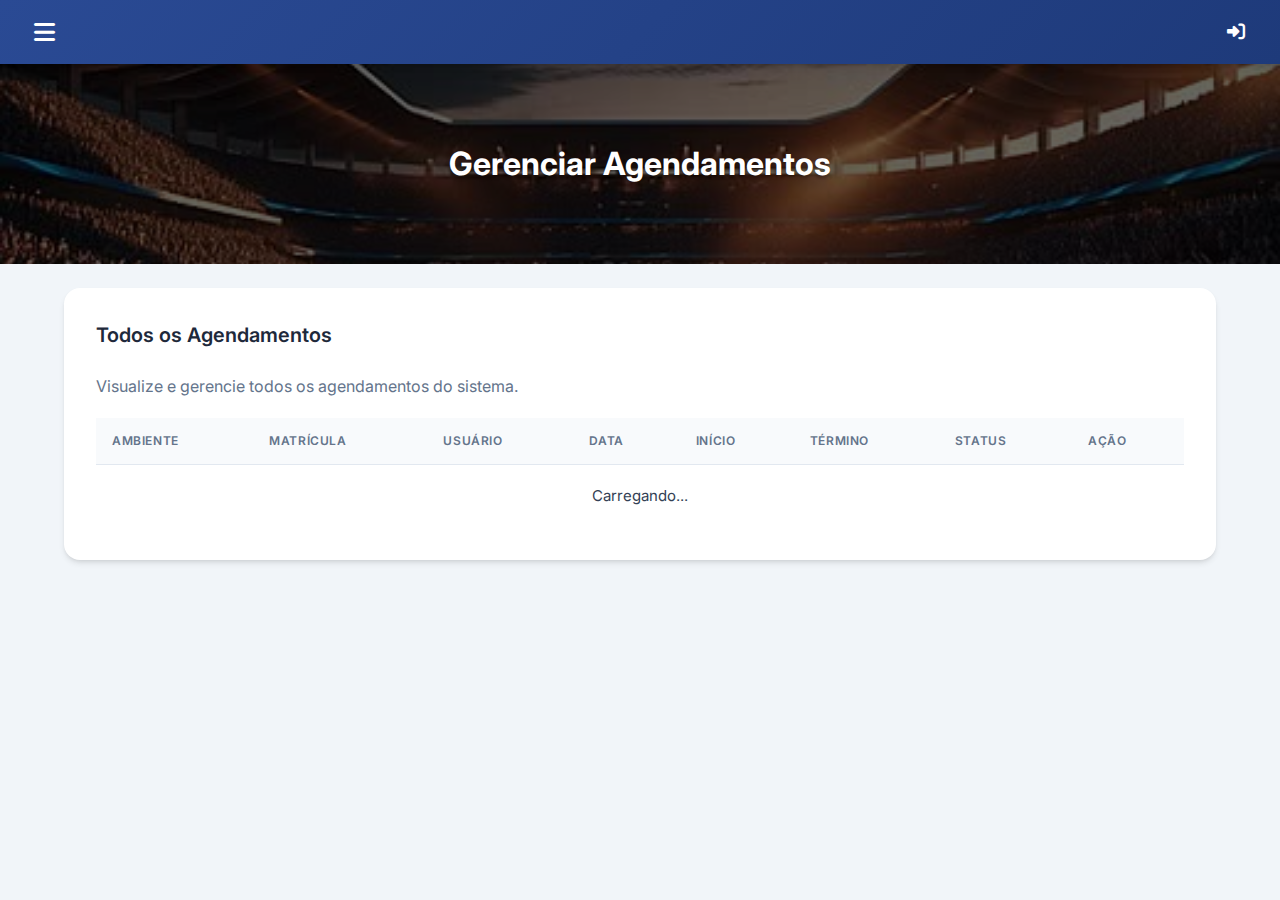
<file: UNIFEBE-Complexo-Esportivo/UNIFEBE-Complexo-Esportivo-Frontend/todos_agendamentos.html>
<!DOCTYPE html>
<html lang="pt-br">
<head>
    <meta charset="UTF-8">
    <meta name="viewport" content="width=device-width, initial-scale=1.0">
    <title>Todos os Agendamentos - UNIFEBE</title>

    <link rel="stylesheet" href="assets/css/style.css">
    <link rel="preconnect" href="https://fonts.googleapis.com">
    <link rel="preconnect" href="https://fonts.gstatic.com" crossorigin>
    <link href="https://fonts.googleapis.com/css2?family=Inter:wght@400;500;600;700&display=swap" rel="stylesheet">
    <link rel="stylesheet" href="https://cdnjs.cloudflare.com/ajax/libs/font-awesome/6.5.0/css/all.min.css">
    <link rel="icon" type="image/png" href="assets/img/favicon_io/unifebe.png">
</head>

<body>
    <!-- Header -->
    <header>
        <div class="menu-icon" onclick="toggleMenu()">
            <i class="fas fa-bars"></i>
        </div>
        
        <div class="header-right">
            <div class="user-welcome" id="userWelcome" style="display: none;">
                <span class="user-name" id="headerUserName">Usuário</span>
                <span class="user-role" id="headerUserRole">Comum</span>
            </div>
            
            <div class="header-actions">
                <button class="header-btn" id="btnPerfil" onclick="abrirModalPerfil()" title="Meu Perfil" style="display: none;">
                    <i class="fas fa-user"></i>
                </button>
                <button class="header-btn btn-logout" id="btnLogout" onclick="fazerLogout()" title="Sair" style="display: none;">
                    <i class="fas fa-sign-out-alt"></i>
                </button>
                <a href="login.html" class="header-btn" id="btnLoginHeader" title="Entrar">
                    <i class="fas fa-sign-in-alt"></i>
                </a>
            </div>
        </div>
    </header>

    <!-- Overlay do menu -->
    <div class="menu-overlay" id="menuOverlay" onclick="toggleMenu()"></div>

    <!-- Menu lateral -->
    <nav id="side-menu" class="side-menu">
        <div class="side-menu-header">
            <h3>Menu</h3>
            <button class="close-btn" onclick="toggleMenu()">&times;</button>
        </div>
        
        <div class="side-menu-content">
            <div id="menuComum" style="display: none;">
                <div class="menu-section-title">Navegação</div>
                <a href="index.html" class="menu-link"><i class="fas fa-home"></i> Início</a>
                <a href="agendar.html" class="menu-link"><i class="fas fa-calendar-plus"></i> Agendar Espaço</a>
                <a href="meus_agendamentos.html" class="menu-link"><i class="fas fa-calendar-check"></i> Meus Agendamentos</a>
                <a href="cancelar.html" class="menu-link"><i class="fas fa-calendar-times"></i> Cancelar Agendamento</a>
            </div>

            <div id="menuAdmin" style="display: none;">
                <div class="menu-section-title">Administração</div>
                
                <div class="menu-admin" onclick="toggleSubmenu(this)">
                    <div class="menu-admin-header">
                        <i class="fas fa-building icon"></i>
                        <span>Gerenciar Ambientes</span>
                        <i class="fas fa-chevron-down arrow"></i>
                    </div>
                    <div class="submenu-admin">
                        <a href="editar_ambiente.html">Adicionar/Remover Ambientes</a>
                    </div>
                </div>

                <div class="menu-admin" onclick="toggleSubmenu(this)">
                    <div class="menu-admin-header">
                        <i class="fas fa-users icon"></i>
                        <span>Gerenciar Usuários</span>
                        <i class="fas fa-chevron-down arrow"></i>
                    </div>
                    <div class="submenu-admin">
                        <a href="gerenciar_usuario.html">Adicionar/Remover Usuários</a>
                    </div>
                </div>

                <div class="menu-admin" onclick="toggleSubmenu(this)">
                    <div class="menu-admin-header">
                        <i class="fas fa-calendar-alt icon"></i>
                        <span>Gerenciar Agendamentos</span>
                        <i class="fas fa-chevron-down arrow"></i>
                    </div>
                    <div class="submenu-admin">
                        <a href="todos_agendamentos.html">Ver Todos os Agendamentos</a>
                    </div>
                </div>
            </div>
            
            <div id="menuNaoLogado">
                <a href="login.html" class="menu-link"><i class="fas fa-sign-in-alt"></i> Fazer Login</a>
            </div>
        </div>
        
        <div class="side-menu-footer" id="menuFooter" style="display: none;">
            <button class="btn-logout-menu" onclick="fazerLogout()">
                <i class="fas fa-sign-out-alt"></i>
                Sair do Sistema
            </button>
        </div>
    </nav>

    <main class="main">
        <section class="secao">
            <div class="page-header">
                <img src="assets/img/index/fundo.jpg" alt="Imagem de fundo">
                <div class="page-header-content">
                    <h1>Gerenciar Agendamentos</h1>
                </div>
            </div>

            <div class="admin-section">
                <div class="admin-card">
                    <h2>Todos os Agendamentos</h2>
                    <p style="color: var(--gray-500); margin-bottom: 20px;">Visualize e gerencie todos os agendamentos do sistema.</p>
                    
                    <div style="overflow-x: auto;">
                        <table id="tabelaAgendamentos">
                            <thead>
                                <tr>
                                    <th>Ambiente</th>
                                    <th>Matrícula</th>
                                    <th>Usuário</th>
                                    <th>Data</th>
                                    <th>Início</th>
                                    <th>Término</th>
                                    <th>Status</th>
                                    <th>Ação</th>
                                </tr>
                            </thead>
                            <tbody>
                                <tr>
                                    <td colspan="8" style="text-align:center; padding: 20px;">Carregando...</td>
                                </tr>
                            </tbody>
                        </table>
                    </div>
                </div>
            </div>
        </section>
    </main>

    <!-- Modal de Perfil -->
    <div class="modal" id="modalPerfil">
        <div class="modal-content">
            <button class="modal-close" onclick="fecharModalPerfil()">&times;</button>
            <div class="profile-modal-content">
                <div class="profile-avatar">
                    <i class="fas fa-user"></i>
                </div>
                <h3 id="perfilNome">Nome do Usuário</h3>
                <div class="profile-info">
                    <div class="profile-info-item">
                        <span class="profile-info-label">Matrícula</span>
                        <span class="profile-info-value" id="perfilMatricula">-</span>
                    </div>
                    <div class="profile-info-item">
                        <span class="profile-info-label">Tipo de Usuário</span>
                        <span class="profile-info-value" id="perfilTipo">-</span>
                    </div>
                </div>
            </div>
        </div>
    </div>

    <script src="assets/js/app.js"></script>
</body>
</html>
</file>
<file: UNIFEBE-Complexo-Esportivo/UNIFEBE-Complexo-Esportivo-Frontend/assets/css/style.css>
/*======== ESTILO GERAL ========*/
:root {
    --primary: #2A4A94;
    --primary-dark: #1e3a7a;
    --primary-light: #3d5ba6;
    --secondary: #4a6fa5;
    --accent: #00b894;
    --danger: #e74c3c;
    --danger-dark: #c0392b;
    --white: #ffffff;
    --gray-50: #f8fafc;
    --gray-100: #f1f5f9;
    --gray-200: #e2e8f0;
    --gray-300: #fdfdfd;
    --gray-400: #94a3b8;
    --gray-500: #64748b;
    --gray-600: #475569;
    --gray-700: #334155;
    --gray-800: #1e293b;
    --gray-900: #252525;
    --shadow-sm: 0 1px 2px 0 rgb(0 0 0 / 0.05);
    --shadow: 0 1px 3px 0 rgb(0 0 0 / 0.1), 0 1px 2px -1px rgb(0 0 0 / 0.1);
    --shadow-md: 0 4px 6px -1px rgb(0 0 0 / 0.1), 0 2px 4px -2px rgb(0 0 0 / 0.1);
    --shadow-lg: 0 10px 15px -3px rgb(0 0 0 / 0.1), 0 4px 6px -4px rgb(0 0 0 / 0.1);
    --shadow-xl: 0 20px 25px -5px rgb(0 0 0 / 0.1), 0 8px 10px -6px rgb(0 0 0 / 0.1);
    --radius: 8px;
    --radius-lg: 12px;
    --radius-xl: 16px;
    --transition: all 0.3s ease;
}

* {
    margin: 0;
    padding: 0;
    box-sizing: border-box;
}

html {
    font-family: "Inter", -apple-system, BlinkMacSystemFont, sans-serif;
    line-height: 1.5;
    -webkit-font-smoothing: antialiased;
}

body {
    background-color: var(--gray-100);
    color: var(--gray-800);
    min-height: 100vh;
}

a {
    color: inherit;
    text-decoration: none;
}

button {
    cursor: pointer;
    font-family: inherit;
}

img {
    max-width: 100%;
    display: block;
}

/* ========BARRA SUPERIOR ======== */
header {
    display: flex;
    justify-content: space-between;
    align-items: center;
    background: linear-gradient(135deg, var(--primary) 0%, var(--primary-dark) 100%);
    padding: 0 24px;
    height: 64px;
    position: sticky;
    top: 0;
    z-index: 1001;
    box-shadow: var(--shadow-md);
}

.menu-icon {
    font-size: 24px;
    cursor: pointer;
    color: var(--white);
    width: 40px;
    height: 40px;
    display: flex;
    align-items: center;
    justify-content: center;
    border-radius: var(--radius);
    transition: var(--transition);
}

.menu-icon:hover {
    background: rgba(255, 255, 255, 0.15);
}

/* User Info no Header */
.header-right {
    display: flex;
    align-items: center;
    gap: 16px;
}

.user-welcome {
    display: flex;
    flex-direction: column;
    align-items: flex-end;
    color: var(--white);
}

.user-name {
    font-weight: 600;
    font-size: 14px;
}

.user-role {
    font-size: 11px;
    opacity: 0.9;
    background: rgba(255,255,255,0.2);
    padding: 2px 10px;
    border-radius: 10px;
    margin-top: 2px;
}

.header-actions {
    display: flex;
    align-items: center;
    gap: 8px;
}

.header-btn {
    width: 40px;
    height: 40px;
    display: flex;
    align-items: center;
    justify-content: center;
    border-radius: var(--radius);
    color: var(--white);
    background: transparent;
    border: none;
    transition: var(--transition);
    position: relative;
}

.header-btn:hover {
    background: rgba(255, 255, 255, 0.15);
}

.header-btn i {
    font-size: 18px;
}

.btn-logout {
    background: rgba(231, 76, 60, 0.2);
}

.btn-logout:hover {
    background: rgba(231, 76, 60, 0.4);
}

/* ======== MENU LATERAL ======== */
.side-menu {
    height: 100%;
    width: 0;
    position: fixed;
    top: 0;
    left: 0;
    background: var(--gray-900);
    overflow-x: hidden;
    overflow-y: auto;
    transition: width 0.3s ease;
    padding-top: 0;
    z-index: 1002;
    display: flex;
    flex-direction: column;
}

.side-menu-header {
    padding: 20px;
    background: var(--primary);
    display: flex;
    justify-content: space-between;
    align-items: center;
    min-height: 64px;
}

.side-menu-header h3 {
    color: var(--white);
    font-size: 16px;
    font-weight: 600;
    white-space: nowrap;
}

.close-btn {
    font-size: 28px;
    color: var(--white);
    cursor: pointer;
    background: none;
    border: none;
    width: 36px;
    height: 36px;
    display: flex;
    align-items: center;
    justify-content: center;
    border-radius: var(--radius);
    transition: var(--transition);
    position: static;
}

.close-btn:hover {
    background: rgba(255, 255, 255, 0.15);
}

.side-menu-content {
    padding: 16px 0;
    flex: 1;
}

.side-menu a.menu-link {
    padding: 14px 24px;
    color: var(--gray-300);
    display: flex;
    align-items: center;
    gap: 12px;
    transition: var(--transition);
    font-size: 14px;
    border-left: 3px solid transparent;
}

.side-menu a.menu-link:hover {
    background: var(--gray-800);
    color: var(--white);
    border-left-color: var(--primary);
}

.side-menu a.menu-link i {
    width: 20px;
    text-align: center;
    font-size: 16px;
}

.menu-section-title {
    padding: 12px 24px 8px;
    font-size: 11px;
    font-weight: 600;
    color: var(--gray-500);
    text-transform: uppercase;
    letter-spacing: 0.05em;
}

/* Menu Admin Accordion */
.menu-admin {
    border-top: 1px solid var(--gray-800);
    margin-top: 8px;
    padding-top: 8px;
}

.menu-admin:first-of-type {
    border-top: none;
    margin-top: 0;
    padding-top: 0;
}

.menu-admin-header {
    padding: 14px 24px;
    color: var(--gray-300);
    display: flex;
    align-items: center;
    cursor: pointer;
    transition: var(--transition);
    font-size: 14px;
    font-weight: 500;
}

.menu-admin-header:hover {
    background: var(--gray-800);
    color: var(--white);
}

.menu-admin-header i.icon {
    width: 20px;
    text-align: center;
    margin-right: 12px;
}

.menu-admin-header span {
    flex: 1;
}

.menu-admin-header i.arrow {
    font-size: 12px;
    transition: transform 0.3s ease;
}

.menu-admin.open .menu-admin-header i.arrow {
    transform: rotate(180deg);
}

.submenu-admin {
    max-height: 0;
    overflow: hidden;
    transition: max-height 0.3s ease;
    background: rgba(0, 0, 0, 0.2);
}

.menu-admin.open .submenu-admin {
    max-height: 200px;
}

.submenu-admin a {
    padding: 12px 24px 12px 56px;
    color: var(--gray-400);
    display: block;
    font-size: 13px;
    transition: var(--transition);
}

.submenu-admin a:hover {
    color: var(--white);
    background: var(--gray-800);
}

.side-menu-footer {
    padding: 16px 24px;
    border-top: 1px solid var(--gray-800);
}

.btn-logout-menu {
    width: 100%;
    padding: 12px;
    background: var(--danger);
    color: var(--white);
    border: none;
    border-radius: var(--radius);
    font-size: 14px;
    font-weight: 500;
    display: flex;
    align-items: center;
    justify-content: center;
    gap: 8px;
    transition: var(--transition);
}

.btn-logout-menu:hover {
    background: var(--danger-dark);
}

/* Overlay */
.menu-overlay {
    position: fixed;
    top: 0;
    left: 0;
    width: 100%;
    height: 100%;
    background: rgba(0, 0, 0, 0.5);
    opacity: 0;
    visibility: hidden;
    transition: var(--transition);
    z-index: 1001;
}

.menu-overlay.show {
    opacity: 1;
    visibility: visible;
}

/* ========PÁGINA INICIAL ======== */
.main {
    min-height: calc(100vh - 64px);
}

.secao {
    width: 100%;
}

.hero-section {
    position: relative;
    height: 280px;
    overflow: hidden;
}

.hero-section img {
    width: 100%;
    height: 100%;
    object-fit: cover;
    filter: brightness(0.4);
}

.hero-content {
    position: absolute;
    top: 50%;
    left: 50%;
    transform: translate(-50%, -50%);
    text-align: center;
    color: var(--white);
    width: 90%;
    max-width: 600px;
}

.hero-content h1 {
    font-size: 2.5rem;
    font-weight: 700;
    margin-bottom: 8px;
    text-shadow: 0 2px 4px rgba(0,0,0,0.3);
}

.hero-content p {
    font-size: 1.1rem;
    opacity: 0.9;
}

/* Conteúdo Principal */
.content-section {
    padding: 40px 24px;
    max-width: 1200px;
    margin: 0 auto;
}

.content-grid {
    display: grid;
    grid-template-columns: 1fr 1fr;
    gap: 32px;
    align-items: start;
}

@media (max-width: 900px) {
    .content-grid {
        grid-template-columns: 1fr;
    }
}

.info-card {
    background: var(--white);
    border-radius: var(--radius-xl);
    padding: 32px;
    box-shadow: var(--shadow-md);
}

.info-card h2 {
    color: var(--primary);
    font-size: 1.5rem;
    font-weight: 700;
    margin-bottom: 16px;
}

.info-card p {
    color: var(--gray-600);
    line-height: 1.7;
    text-align: justify;
}

/* Cards*/
.action-cards {
    display: flex;
    flex-direction: column;
    gap: 16px;
}

.action-card {
    display: flex;
    align-items: center;
    gap: 16px;
    padding: 20px 24px;
    background: var(--white);
    border-radius: var(--radius-lg);
    box-shadow: var(--shadow);
    transition: var(--transition);
    border: 2px solid transparent;
}

.action-card:hover {
    transform: translateY(-2px);
    box-shadow: var(--shadow-lg);
    border-color: var(--primary);
}

.action-card-icon {
    width: 48px;
    height: 48px;
    background: linear-gradient(135deg, var(--primary) 0%, var(--primary-light) 100%);
    border-radius: var(--radius);
    display: flex;
    align-items: center;
    justify-content: center;
    color: var(--white);
    font-size: 20px;
    flex-shrink: 0;
}

.action-card-content h3 {
    font-size: 1rem;
    font-weight: 600;
    color: var(--gray-800);
    margin-bottom: 4px;
}

.action-card-content p {
    font-size: 0.875rem;
    color: var(--gray-500);
}

/* Cards para Admin */
.action-card.admin-card .action-card-icon {
    background: linear-gradient(135deg, var(--accent) 0%, #00a884 100%);
}

/* ======== LOGIN ======== */
.body-login {
    background: linear-gradient(135deg, var(--gray-100) 0%, var(--gray-200) 100%);
    min-height: 100vh;
    display: flex;
    align-items: center;
    justify-content: center;
    padding: 24px;
}

.login-container {
    width: 100%;
    max-width: 420px;
}

.login-card {
    background: var(--white);
    border-radius: var(--radius-xl);
    padding: 40px;
    box-shadow: var(--shadow-xl);
}

.login-header {
    text-align: center;
    margin-bottom: 32px;
}

.login-logo {
    width: 80px;
    height: 80px;
    margin: 0 auto 16px;
    background: linear-gradient(135deg, var(--primary) 0%, var(--primary-dark) 100%);
    border-radius: 50%;
    display: flex;
    align-items: center;
    justify-content: center;
}

.login-logo i {
    font-size: 36px;
    color: var(--white);
}

.login-header h1 {
    font-size: 1.5rem;
    font-weight: 700;
    color: var(--primary);
    margin-bottom: 8px;
}

.login-header p {
    color: var(--gray-500);
    font-size: 0.875rem;
}

.form-group {
    margin-bottom: 20px;
}

.form-group label {
    display: block;
    font-size: 0.875rem;
    font-weight: 500;
    color: var(--gray-700);
    margin-bottom: 8px;
}

.form-group input {
    width: 100%;
    padding: 12px 16px;
    border: 2px solid var(--gray-200);
    border-radius: var(--radius);
    font-size: 1rem;
    transition: var(--transition);
    background: var(--white);
}

.form-group input:focus {
    outline: none;
    border-color: var(--primary);
    box-shadow: 0 0 0 3px rgba(42, 74, 148, 0.1);
}

.form-group input::placeholder {
    color: var(--gray-400);
}

.btn-login {
    width: 100%;
    padding: 14px;
    background: linear-gradient(135deg, var(--primary) 0%, var(--primary-dark) 100%);
    color: var(--white);
    border: none;
    border-radius: var(--radius);
    font-size: 1rem;
    font-weight: 600;
    transition: var(--transition);
    margin-top: 8px;
}

.btn-login:hover {
    transform: translateY(-1px);
    box-shadow: var(--shadow-lg);
}

/* ======== MODAL ======== */
.modal {
    display: none;
    position: fixed;
    z-index: 9999;
    left: 0;
    top: 0;
    width: 100%;
    height: 100%;
    background-color: rgba(0, 0, 0, 0.5);
    justify-content: center;
    align-items: center;
    padding: 20px;
    backdrop-filter: blur(4px);
}

.modal.show {
    display: flex;
}

.modal-content {
    background: var(--white);
    width: 100%;
    max-width: 480px;
    border-radius: var(--radius-xl);
    padding: 32px;
    box-shadow: var(--shadow-xl);
    position: relative;
    max-height: 90vh;
    overflow-y: auto;
}

.modal-content h3 {
    font-size: 1.25rem;
    font-weight: 700;
    color: var(--gray-800);
    margin-bottom: 24px;
    text-align: center;
}

.modal-close {
    position: absolute;
    right: 16px;
    top: 16px;
    font-size: 24px;
    cursor: pointer;
    color: var(--gray-400);
    background: none;
    border: none;
    width: 32px;
    height: 32px;
    display: flex;
    align-items: center;
    justify-content: center;
    border-radius: var(--radius);
    transition: var(--transition);
}

.modal-close:hover {
    background: var(--gray-100);
    color: var(--gray-600);
}

.modal-content label {
    display: block;
    margin-top: 16px;
    font-weight: 500;
    color: var(--gray-700);
    font-size: 0.875rem;
}

.modal-content select,
.modal-content input[type="date"],
.modal-content input[type="time"],
.modal-content input[type="text"],
.modal-content input[type="number"],
.modal-content input[type="password"] {
    width: 100%;
    padding: 12px 14px;
    margin-top: 6px;
    border-radius: var(--radius);
    border: 2px solid var(--gray-200);
    font-size: 0.9375rem;
    transition: var(--transition);
    background: var(--white);
}

.modal-content select:focus,
.modal-content input:focus {
    outline: none;
    border-color: var(--primary);
}

/* Modal de Perfil */
.profile-modal-content {
    text-align: center;
}

.profile-avatar {
    width: 80px;
    height: 80px;
    background: linear-gradient(135deg, var(--primary) 0%, var(--primary-light) 100%);
    border-radius: 50%;
    display: flex;
    align-items: center;
    justify-content: center;
    margin: 0 auto 16px;
}

.profile-avatar i {
    font-size: 36px;
    color: var(--white);
}

.profile-info {
    margin-top: 24px;
    text-align: left;
}

.profile-info-item {
    display: flex;
    justify-content: space-between;
    padding: 12px 0;
    border-bottom: 1px solid var(--gray-200);
}

.profile-info-item:last-child {
    border-bottom: none;
}

.profile-info-label {
    color: var(--gray-500);
    font-size: 0.875rem;
}

.profile-info-value {
    color: var(--gray-800);
    font-weight: 500;
}

/* ======== BOTÕES GERAIS ======== */
.btn {
    display: inline-flex;
    align-items: center;
    justify-content: center;
    gap: 8px;
    padding: 12px 24px;
    border-radius: var(--radius);
    font-size: 0.9375rem;
    font-weight: 500;
    border: none;
    transition: var(--transition);
    cursor: pointer;
}

.btn-primary {
    background: linear-gradient(135deg, var(--primary) 0%, var(--primary-dark) 100%);
    color: var(--white);
}

.btn-primary:hover {
    transform: translateY(-1px);
    box-shadow: var(--shadow-md);
}

.btn-danger {
    background: var(--danger);
    color: var(--white);
}

.btn-danger:hover {
    background: var(--danger-dark);
}

.btn-agendar {
    width: 100%;
    margin-top: 24px;
    padding: 14px;
    background: linear-gradient(135deg, var(--primary) 0%, var(--primary-dark) 100%);
    color: var(--white);
    border: none;
    border-radius: var(--radius);
    font-size: 1rem;
    font-weight: 600;
    cursor: pointer;
    transition: var(--transition);
}

.btn-agendar:hover {
    transform: translateY(-1px);
    box-shadow: var(--shadow-md);
}

.btn-agendar2 {
    background: linear-gradient(135deg, var(--primary) 0%, var(--primary-dark) 100%);
    padding: 12px 32px;
    margin-top: 24px;
    border-radius: var(--radius);
    color: var(--white);
    border: none;
    font-weight: 500;
    cursor: pointer;
    transition: var(--transition);
}

.btn-agendar2:hover {
    transform: translateY(-1px);
    box-shadow: var(--shadow-md);
}

/* ======== PÁGINAS INTERNAS ======== */
.page-header {
    position: relative;
    height: 200px;
    overflow: hidden;
}

.page-header img {
    width: 100%;
    height: 100%;
    object-fit: cover;
    filter: brightness(0.4);
}

.page-header-content {
    position: absolute;
    top: 50%;
    left: 50%;
    transform: translate(-50%, -50%);
    text-align: center;
    color: var(--white);
}

.page-header-content h1 {
    font-size: 2rem;
    font-weight: 700;
    text-shadow: 0 2px 4px rgba(0,0,0,0.3);
}

/* ======== TABELAS ======== */
.table-container {
    background: var(--white);
    border-radius: var(--radius-xl);
    box-shadow: var(--shadow-md);
    overflow: hidden;
    margin: 24px auto;
    max-width: 1200px;
}

.table-header {
    padding: 24px;
    border-bottom: 1px solid var(--gray-200);
}

.table-header h2 {
    font-size: 1.25rem;
    font-weight: 600;
    color: var(--gray-800);
    margin: 0;
}

table {
    width: 100%;
    border-collapse: collapse;
}

table th {
    background: var(--gray-50);
    padding: 14px 16px;
    text-align: left;
    font-size: 0.75rem;
    font-weight: 600;
    color: var(--gray-500);
    text-transform: uppercase;
    letter-spacing: 0.05em;
    border-bottom: 1px solid var(--gray-200);
}

table td {
    padding: 16px;
    border-bottom: 1px solid var(--gray-100);
    color: var(--gray-700);
    font-size: 0.9375rem;
}

table tr:last-child td {
    border-bottom: none;
}

table tr:hover {
    background: var(--gray-50);
}

.btn-cancelar {
    background: var(--danger);
    color: var(--white);
    border: none;
    padding: 8px 16px;
    border-radius: var(--radius);
    font-size: 0.8125rem;
    font-weight: 500;
    cursor: pointer;
    transition: var(--transition);
}

.btn-cancelar:hover {
    background: var(--danger-dark);
}

.btnExcluir {
    background: var(--danger);
    color: var(--white);
    border: none;
    padding: 8px 16px;
    border-radius: var(--radius);
    font-size: 0.8125rem;
    font-weight: 500;
    cursor: pointer;
    transition: var(--transition);
}

.btnExcluir:hover {
    background: var(--danger-dark);
}

/* Status badges */
.status-ativo {
    display: inline-block;
    padding: 4px 12px;
    background: rgba(0, 184, 148, 0.1);
    color: var(--accent);
    border-radius: 20px;
    font-size: 0.8125rem;
    font-weight: 500;
}

.status-cancelado {
    display: inline-block;
    padding: 4px 12px;
    background: rgba(231, 76, 60, 0.1);
    color: var(--danger);
    border-radius: 20px;
    font-size: 0.8125rem;
    font-weight: 500;
}

.agendamento-cancelado {
    opacity: 0.6;
}

/* ======== seções administrador ======== */
.admin-section {
    max-width: 1200px;
    margin: 24px auto;
    padding: 0 24px;
}

.admin-card {
    background: var(--white);
    border-radius: var(--radius-xl);
    padding: 32px;
    box-shadow: var(--shadow-md);
    margin-bottom: 24px;
}

.admin-card h2 {
    font-size: 1.25rem;
    font-weight: 600;
    color: var(--gray-800);
    margin-bottom: 24px;
}

.add-form-grid {
    display: grid;
    grid-template-columns: repeat(auto-fit, minmax(200px, 1fr));
    gap: 16px;
    margin-bottom: 20px;
}

.add-form-grid input,
.add-form-grid select {
    padding: 12px 14px;
    border: 2px solid var(--gray-200);
    border-radius: var(--radius);
    font-size: 0.9375rem;
    transition: var(--transition);
}

.add-form-grid input:focus,
.add-form-grid select:focus {
    outline: none;
    border-color: var(--primary);
}

.filter-row {
    display: flex;
    align-items: center;
    gap: 12px;
    margin-bottom: 20px;
    flex-wrap: wrap;
}

.filter-row label {
    font-weight: 500;
    color: var(--gray-600);
}

.filter-row select {
    padding: 10px 14px;
    border: 2px solid var(--gray-200);
    border-radius: var(--radius);
    font-size: 0.9375rem;
    min-width: 180px;
}

/* ======== LISTAGEM DE AGENDAMENTOS ======== */
.listagem-agendamentos {
    max-width: 800px;
    margin: 24px auto;
    background: var(--white);
    border-radius: var(--radius-xl);
    box-shadow: var(--shadow-md);
    padding: 24px;
}

.listagem-agendamentos h2 {
    text-align: center;
    margin-bottom: 24px;
    color: var(--gray-800);
    font-size: 1.25rem;
}

.filtro-data {
    display: flex;
    align-items: center;
    gap: 12px;
    margin-bottom: 20px;
    flex-wrap: wrap;
}

.filtro-data label {
    font-weight: 500;
    color: var(--gray-600);
}

.filtro-data input {
    padding: 10px 14px;
    border-radius: var(--radius);
    border: 2px solid var(--gray-200);
    font-size: 0.9375rem;
}

/* ======== RESPONSIVIDADE ======== */
@media (max-width: 768px) {
    header {
        padding: 0 16px;
    }
    
    .hero-content h1 {
        font-size: 1.75rem;
    }
    
    .content-section {
        padding: 24px 16px;
    }
    
    .info-card {
        padding: 24px;
    }
    
    .admin-card {
        padding: 24px;
    }
    
    .add-form-grid {
        grid-template-columns: 1fr;
    }
    
    .user-welcome {
        display: none;
    }
    
    table {
        font-size: 0.875rem;
    }
    
    table th, table td {
        padding: 12px 8px;
    }
}

@media (max-width: 480px) {
    .hero-section {
        height: 200px;
    }
    
    .hero-content h1 {
        font-size: 1.5rem;
    }
    
    .login-card {
        padding: 24px;
    }
    
    .modal-content {
        padding: 24px;
    }
}

/* ======== TRANSIÇÕES E ANIMAÇÕES ======== */
@keyframes fadeIn {
    from { opacity: 0; transform: translateY(10px); }
    to { opacity: 1; transform: translateY(0); }
}

.fade-in {
    animation: fadeIn 0.3s ease forwards;
}

/* Esconder elementos*/
.hidden {
    display: none !important;
}

/*Manter compatibilidade */
.imagem_index img {
    width: 100%;
    height: 280px;
    object-fit: cover;
    filter: brightness(0.4);
}

.apresentacao {
    position: absolute;
    top: 50%;
    left: 50%;
    transform: translate(-50%, -50%);
    color: white;
    font-size: 2.5rem;
    font-weight: 700;
    text-align: center;
    width: 90%;
}

.apresentacao_consulta {
    position: absolute;
    top: 50%;
    left: 50%;
    transform: translate(-50%, -50%);
    color: white;
    font-size: 2rem;
    font-weight: 700;
    text-align: center;
}

.blocos {
    display: grid;
    grid-template-columns: 1fr 1fr;
    gap: 32px;
    width: 100%;
    padding: 40px 24px;
    background-color: var(--gray-100);
    max-width: 1200px;
    margin: 0 auto;
}

.bloco1 {
    background-color: var(--white);
    border-radius: var(--radius-xl);
    padding: 32px;
    box-shadow: var(--shadow-md);
}

.bloco2 {
    display: flex;
    flex-direction: column;
    gap: 16px;
}

.titulo_bloco1 {
    color: var(--primary);
    font-size: 1.5rem;
    font-weight: 700;
    margin-bottom: 16px;
}

.conteudo_bloco1 p {
    color: var(--gray-600);
    line-height: 1.7;
}

.bloco3 {
    display: flex;
    align-items: center;
    gap: 16px;
    padding: 20px 24px;
    background: var(--white);
    border-radius: var(--radius-lg);
    box-shadow: var(--shadow);
    transition: var(--transition);
    color: var(--gray-800);
    font-weight: 500;
    border: 2px solid transparent;
}

.bloco3:hover {
    transform: translateY(-2px);
    box-shadow: var(--shadow-lg);
    border-color: var(--primary);
}

.bloco3 i {
    width: 40px;
    height: 40px;
    background: linear-gradient(135deg, var(--primary) 0%, var(--primary-light) 100%);
    border-radius: var(--radius);
    display: flex;
    align-items: center;
    justify-content: center;
    color: var(--white);
    font-size: 18px;
}

.bloco3.admin-link i {
    background: linear-gradient(135deg, var(--accent) 0%, #00a884 100%);
}

@media (max-width: 900px) {
    .blocos {
        grid-template-columns: 1fr;
    }
}

/* Login icon legacy - será substituído */
.login-icon {
    display: none;
}
</file>
